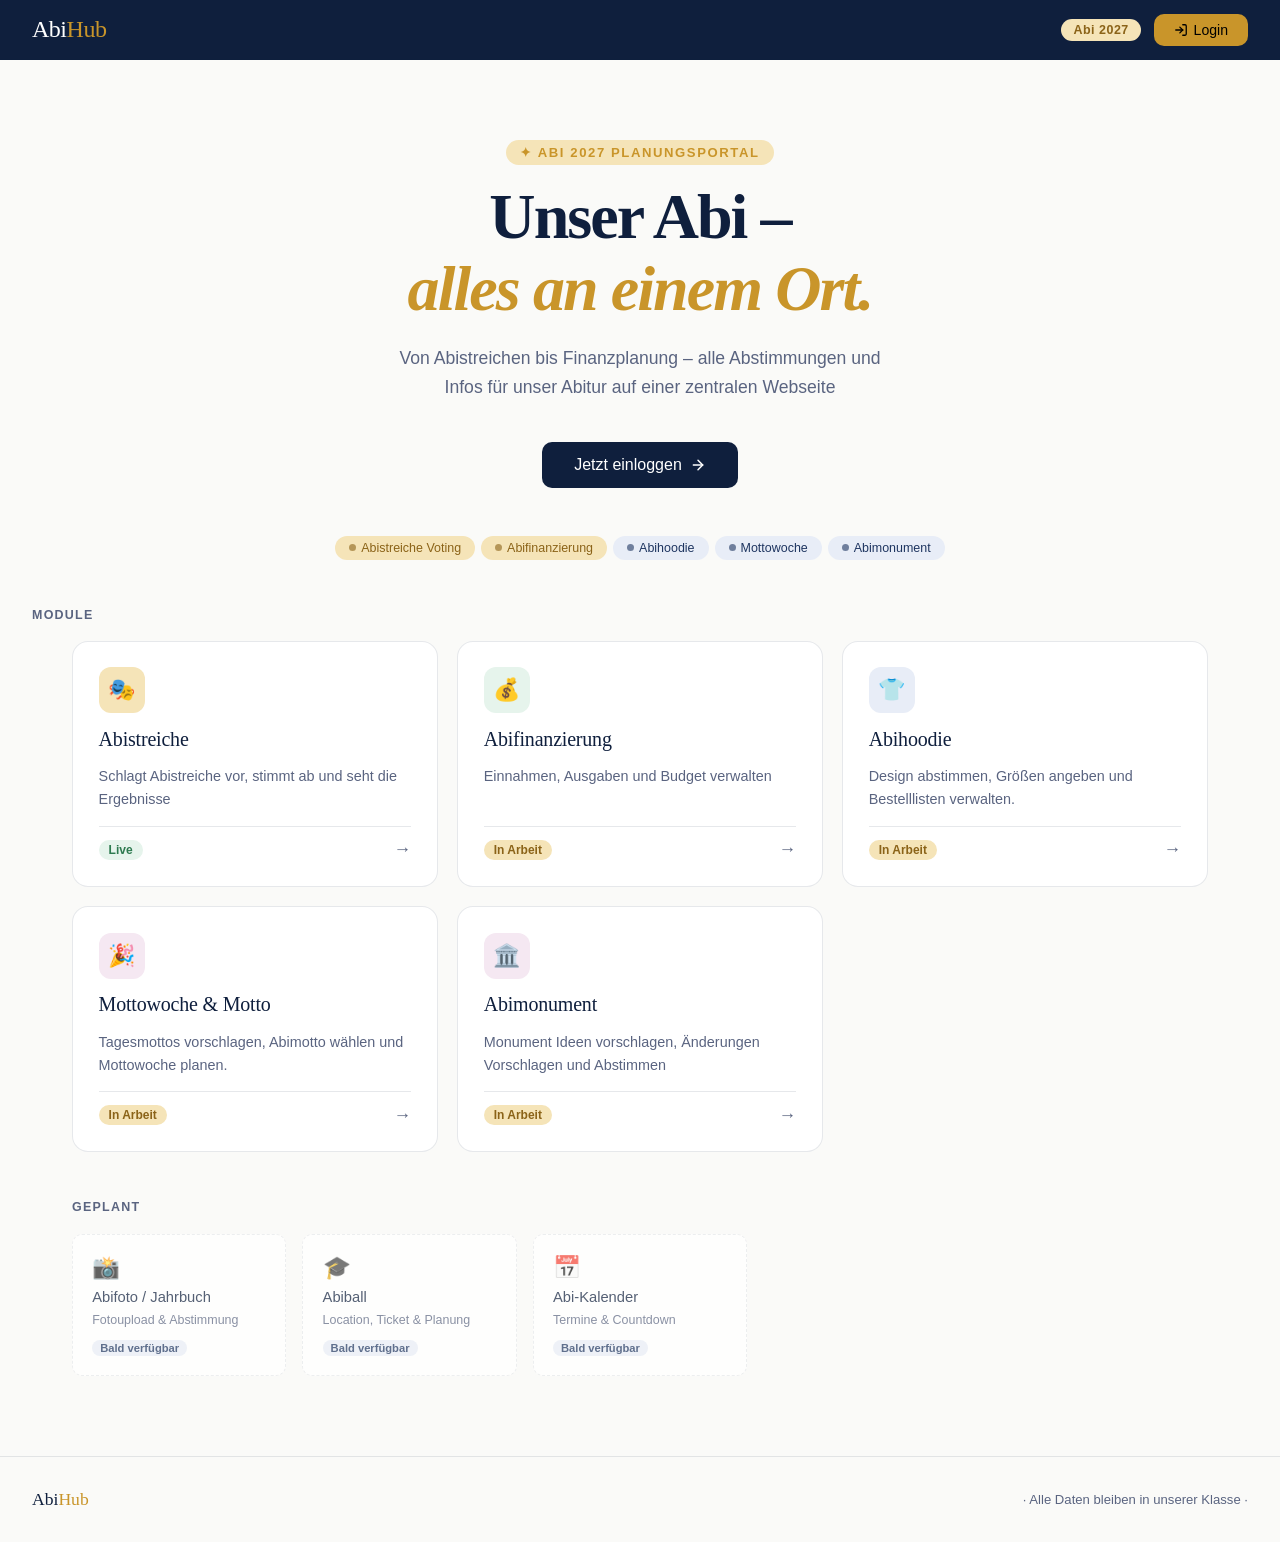
<file: index.html>
<!DOCTYPE html>

<html lang="de">
<head>
<meta charset="UTF-8">
<meta name="viewport" content="width=device-width, initial-scale=1.0">
<title>AbiHub – Unser Abi, alles an einem Ort</title>
<link rel="preconnect" href="https://fonts.googleapis.com">
<link href="https://fonts.googleapis.com/css2?family=DM+Serif+Display:ital@0;1&family=DM+Sans:wght@300;400;500;600&display=swap" rel="stylesheet">
<link rel="stylesheet" href="style.css">

</head>
<body>

<header>
  <div class="logo">Abi<span>Hub</span></div>
  <div class="header-right">
    <span class="year-badge">Abi 2027</span>


<!-- Wird nach Login sichtbar -->
<div class="user-badge" id="userBadge">
  <div class="user-avatar" id="userAvatar">??</div>
  <div class="user-info">
    <span class="user-name" id="userName">–</span>
    <span class="user-role" id="userRoleLabel">–</span>
  </div>
  <button class="logout-btn" onclick="logout()" title="Ausloggen">✕</button>
</div>

<!-- Wird nach Login ausgeblendet -->
<a href="/login/login.html" class="login-btn" id="loginBtn">
  <svg width="14" height="14" viewBox="0 0 24 24" fill="none" stroke="currentColor" stroke-width="2.2" stroke-linecap="round"><path d="M15 3h4a2 2 0 0 1 2 2v14a2 2 0 0 1-2 2h-4"/><polyline points="10 17 15 12 10 7"/><line x1="15" y1="12" x2="3" y2="12"/></svg>
  Login
</a>


  </div>
</header>

<section class="hero">
  <span class="hero-eyebrow">✦ Abi 2027 Planungsportal</span>
  <h1>Unser Abi –<br><em>alles an einem Ort.</em></h1>
  <p>Von Abistreichen bis Finanzplanung – alle Abstimmungen und Infos für unser Abitur auf einer zentralen Webseite</p>
  <a href="/login/login.html" class="hero-cta" id="heroCta">
    Jetzt einloggen
    <svg width="16" height="16" viewBox="0 0 24 24" fill="none" stroke="currentColor" stroke-width="2.2" stroke-linecap="round"><line x1="5" y1="12" x2="19" y2="12"/><polyline points="12 5 19 12 12 19"/></svg>
  </a>
</section>

<div class="progress-strip">
  <span class="pchip active"><span class="dot"></span> Abistreiche Voting</span>
  <span class="pchip active"><span class="dot"></span> Abifinanzierung</span>
  <span class="pchip"><span class="dot"></span> Abihoodie</span>
  <span class="pchip"><span class="dot"></span> Mottowoche</span>
  <span class="pchip"><span class="dot"></span> Abimonument</span>
</div>

<p class="section-label">Module</p>
<div class="cards-grid">

  <a href="https://abistreichevotingfrontend.pages.dev" class="card" style="--card-accent:#C9952A;--card-icon-bg:#F5E4B8;">
    <span class="my-module-badge" id="badge_abistreiche">Mein Komitee</span>
    <div class="card-icon">🎭</div>
    <div class="card-title">Abistreiche</div>
    <div class="card-desc">Schlagt Abistreiche vor, stimmt ab und seht die Ergebnisse</div>
    <div class="card-footer">
      <span class="card-status live">Live</span>
      <span class="card-arrow">→</span>
    </div>
  </a>

  <a href="/finance.html" class="card" style="--card-accent:#2D7A4F;--card-icon-bg:#E6F4EC;">
    <span class="my-module-badge" id="badge_finanzen">Mein Komitee</span>
    <div class="card-icon">💰</div>
    <div class="card-title">Abifinanzierung</div>
    <div class="card-desc">Einnahmen, Ausgaben und Budget verwalten</div>
    <div class="card-footer">
      <span class="card-status wip">In Arbeit</span>
      <span class="card-arrow">→</span>
    </div>
  </a>

  <a href="/hoodie/hoodie.html" class="card" style="--card-accent:#4A6FD4;--card-icon-bg:#E8EDF7;">
    <span class="my-module-badge" id="badge_hoodie">Mein Komitee</span>
    <div class="card-icon">👕</div>
    <div class="card-title">Abihoodie</div>
    <div class="card-desc">Design abstimmen, Größen angeben und Bestelllisten verwalten.</div>
    <div class="card-footer">
      <span class="card-status wip">In Arbeit</span>
      <span class="card-arrow">→</span>
    </div>
  </a>

  <a href="/mottowoche/mottowoche.html" class="card" style="--card-accent:#A03A7A;--card-icon-bg:#F5E8F2;">
    <span class="my-module-badge" id="badge_mottowoche">Mein Komitee</span>
    <div class="card-icon">🎉</div>
    <div class="card-title">Mottowoche & Motto</div>
    <div class="card-desc">Tagesmottos vorschlagen, Abimotto wählen und Mottowoche planen.</div>
    <div class="card-footer">
      <span class="card-status wip">In Arbeit</span>
      <span class="card-arrow">→</span>
    </div>
  </a>

  <a href="monument.html" class="card" style="--card-accent:#A03A7A;--card-icon-bg:#F5E8F2;">
    <span class="my-module-badge" id="badge_mottowoche">Mein Komitee</span>
    <div class="card-icon">🏛️</div>
    <div class="card-title">Abimonument</div>
    <div class="card-desc">Monument Ideen vorschlagen, Änderungen Vorschlagen und Abstimmen</div>
    <div class="card-footer">
      <span class="card-status wip">In Arbeit</span>
      <span class="card-arrow">→</span>
    </div>
  </a>
  
</div>

<div class="upcoming">
  <p class="section-label" style="padding:0;margin-bottom:1.2rem;">Geplant</p>
  <div class="upcoming-grid">
    <div class="upcoming-card">
      <div class="upcoming-icon">📸</div>
      <div class="upcoming-name">Abifoto / Jahrbuch</div>
      <div class="upcoming-sub">Fotoupload & Abstimmung</div>
      <span class="coming-badge">Bald verfügbar</span>
    </div>
    <div class="upcoming-card">
      <div class="upcoming-icon">🎓</div>
      <div class="upcoming-name">Abiball</div>
      <div class="upcoming-sub">Location, Ticket & Planung</div>
      <span class="coming-badge">Bald verfügbar</span>
    </div>
    <div class="upcoming-card">
      <div class="upcoming-icon">📅</div>
      <div class="upcoming-name">Abi-Kalender</div>
      <div class="upcoming-sub">Termine & Countdown</div>
      <span class="coming-badge">Bald verfügbar</span>
    </div>
  </div>
</div>

<footer>
  <div class="footer-logo">Abi<span>Hub</span></div>
  <div class="footer-text">· Alle Daten bleiben in unserer Klasse ·</div>
</footer>

<script src="script.js"></script>

</body>
</html>
</file>
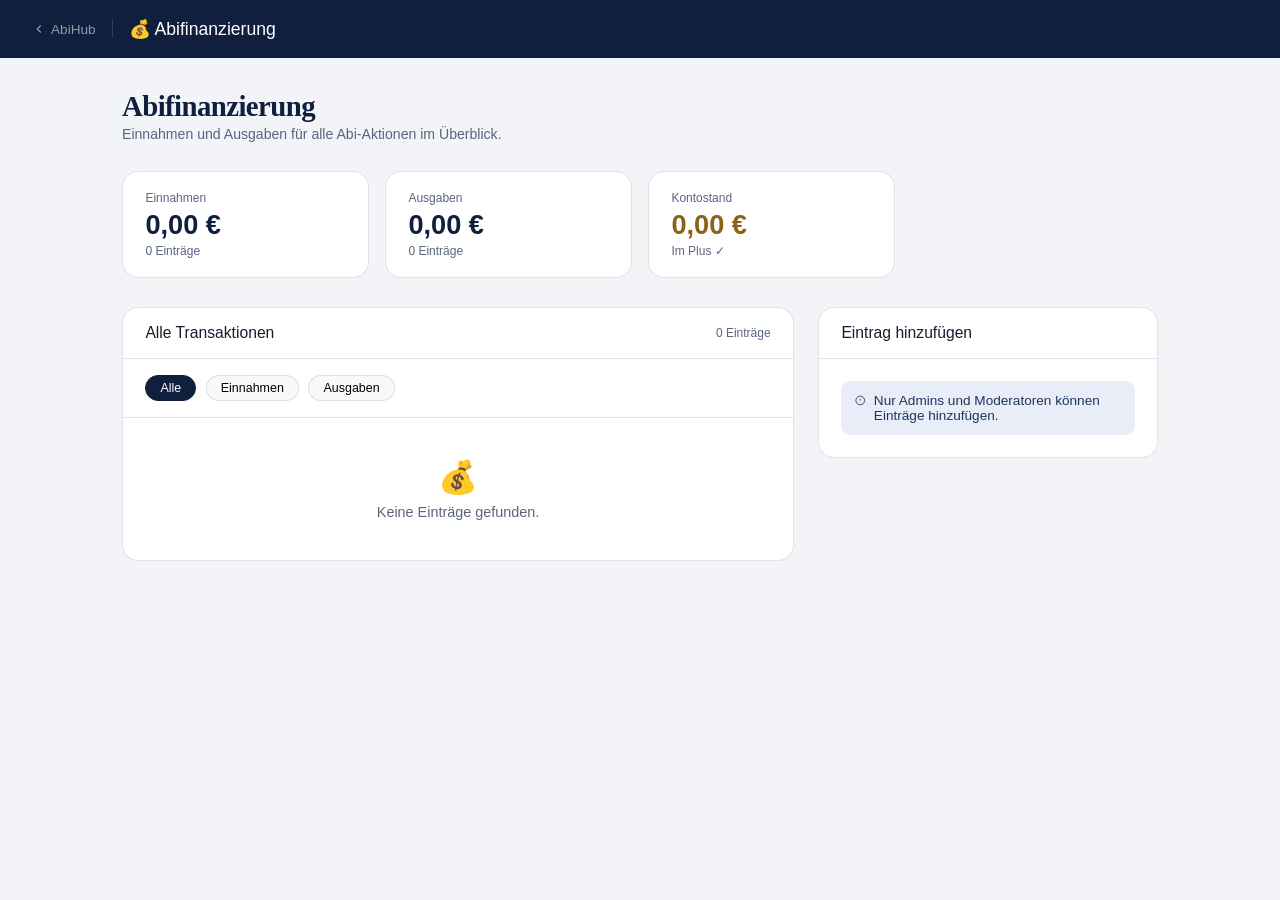
<file: finance.html>
<!DOCTYPE html>

<html lang="de">
<head>
<meta charset="UTF-8">
<meta name="viewport" content="width=device-width, initial-scale=1.0">
<title>AbiHub – Abifinanzierung</title>
<link rel="preconnect" href="https://fonts.googleapis.com">
<link href="https://fonts.googleapis.com/css2?family=DM+Serif+Display:ital@0;1&family=DM+Sans:wght@300;400;500;600&display=swap" rel="stylesheet">
<style>
  :root {
    --gold: #C9952A; --gold-light: #F5E4B8; --gold-dark: #8B6318;
    --navy: #0F1F3D; --navy-mid: #1E3560; --navy-light: #E8EDF7;
    --white: #FAFAF8; --text: #1A1A2E; --text-muted: #5A6480;
    --border: rgba(15,31,61,0.12);
    --green: #2D7A4F; --green-bg: #E6F4EC;
    --red: #C0392B; --red-bg: #FDECEA;
    --radius: 16px; --radius-sm: 10px;
  }

* { 
  box-sizing: border-box; 
  margin: 0; 
  padding: 0; 
}

body {
font-family: ‘DM Sans’, sans-serif;
background: #F2F4F8;
color: var(--text);
min-height: 100vh;
}

/* ── HEADER ── */
header {
  background: var(--navy);
  padding: 0 2rem; 
  height: 58px;
  display: flex; 
  align-items: center;
  justify-content: space-between;
  position: sticky; 
  top: 0; 
  z-index: 100;
}

.header-left { display: flex; align-items: center; gap: 1rem; }

.back-btn {
color: rgba(255,255,255,0.55); font-size: 0.85rem;
text-decoration: none; display: flex; align-items: center; gap: 5px;
transition: color 0.2s;
}
.back-btn:hover { color: #fff; }

.header-divider { width: 1px; height: 18px; background: rgba(255,255,255,0.15); }

.header-title {
  /*font-family: ‘DM Serif Display’, serif;*/
  font-size: 1.1rem;
  color: #fff;
}

.header-user { display: flex; align-items: center; gap: 10px; }

.user-chip {
background: var(--gold); color: var(--text);
font-size: 0.8rem; font-weight: 500;
padding: 5px 12px; border-radius: 20px;
}

/* ── MAIN ── */
.main {
max-width: 1100px; margin: 0 auto;
padding: 2rem;
}

.page-heading {
display: flex; align-items: flex-start;
justify-content: space-between; flex-wrap: wrap;
gap: 1rem; margin-bottom: 1.8rem;
}

.page-heading h1 {
font-family: ‘DM Serif Display’, serif;
font-size: 1.8rem; color: var(--navy);
letter-spacing: -0.02em;
}

.page-heading p { font-size: 0.88rem; color: var(--text-muted); margin-top: 3px; }

/* ── STAT CARDS ── */
.stats-row {
display: grid;
grid-template-columns: repeat(auto-fill, minmax(200px, 1fr));
gap: 1rem; margin-bottom: 1.8rem;
}

.stat-card {
background: #fff; border: 1px solid var(--border);
border-radius: var(--radius); padding: 1.2rem 1.4rem;
position: relative; overflow: hidden;
}

.stat-card::after {
content: ‘’;
position: absolute; top: 0; left: 0; right: 0;
height: 3px;
background: var(--stat-color, var(--navy));
}

.stat-label { font-size: 0.75rem; color: var(--text-muted); font-weight: 500; margin-bottom: 0.4rem; }
.stat-value { font-size: 1.7rem; font-weight: 600; color: var(--navy); line-height: 1; }
.stat-sub { font-size: 0.75rem; color: var(--text-muted); margin-top: 5px; }

.stat-card.income  { –stat-color: var(--green); }
.stat-card.expense { –stat-color: va(--red); }
.stat-card.balance { –stat-color: var(--gold); }

.stat-card.balance .stat-value { color: var(--gold-dark); }

/* ── LAYOUT ── */
.grid-layout {
display: grid;
grid-template-columns: 1fr 340px;
gap: 1.5rem;
align-items: start;
}

/* ── CARD ── */
.card {
background: #fff; border: 1px solid var(--border);
border-radius: var(--radius); overflow: hidden;
margin-bottom: 1.2rem;
}

.card:last-child { margin-bottom: 0; }

.card-header {
padding: 1rem 1.4rem; border-bottom: 1px solid var(--border);
display: flex; align-items: center; justify-content: space-between; gap: 1rem;
}

.card-header h2 { font-size: 0.98rem; font-weight: 500; color: var(–navy); }
.card-body { padding: 1.4rem; }

/* ── FORM ── */
.form-group { display: flex; flex-direction: column; gap: 0.35rem; margin-bottom: 1rem; }
.form-group label { font-size: 0.8rem; font-weight: 500; color: var(--text); }

.form-group input,
.form-group select,
.form-group textarea {
padding: 10px 13px;
border: 1.5px solid var(--border);
border-radius: var(--radius-sm);
font-family: ‘DM Sans’, sans-serif;
font-size: 0.92rem; outline: none;
transition: border-color 0.2s;
background: #fff; color: var(--text);
}

.form-group input:focus,
.form-group select:focus,
.form-group textarea:focus { border-color: var(--navy); }

.type-toggle {
display: grid; grid-template-columns: 1fr 1fr; gap: 0.6rem;
margin-bottom: 1rem;
}

.type-btn {
padding: 10px; border: 1.5px solid var(--border);
border-radius: var(--radius-sm); background: #F8F9FB;
font-family: ‘DM Sans’, sans-serif;
font-size: 0.88rem; font-weight: 500;
cursor: pointer; transition: all 0.2s;
color: var(--text-muted);
}

.type-btn.active-income {
background: var(--green-bg); color: var(--green);
border-color: rgba(45,122,79,0.3);
}

.type-btn.active-expense {
background: var(--red-bg); color: var(--red);
border-color: rgba(192,57,43,0.3);
}

.submit-btn {
width: 100%; padding: 11px;
background: var(--navy); color: #fff;
border: none; border-radius: var(--radius-sm);
font-family: ‘DM Sans’, sans-serif;
font-size: 0.92rem; font-weight: 500;
cursor: pointer; transition: background 0.2s, transform 0.1s;
}
.submit-btn:hover { background: var(--navy-mid); }
.submit-btn:active { transform: scale(0.98); }
.submit-btn:disabled { opacity: 0.5; cursor: not-allowed; }

/* ── NO-ACCESS INFO ── */
.no-access {
background: var(--navy-light); border-radius: var(--radius-sm);
padding: 12px 14px; font-size: 0.85rem; color: var(--navy-mid);
display: flex; gap: 8px; align-items: flex-start;
}

/* ── FILTER BAR ── */
.filter-bar {
display: flex; gap: 0.6rem; flex-wrap: wrap;
padding: 1rem 1.4rem; border-bottom: 1px solid var(--border);
}

.filter-btn {
padding: 5px 14px; border: 1.5px solid var(--border);
border-radius: 20px; background: #F8F9FB;
font-family: ‘DM Sans’, sans-serif;
font-size: 0.78rem; font-weight: 500;
color: var(–text-muted); cursor: pointer;
transition: all 0.2s;
}
.filter-btn:hover { border-color: var(--navy); color: var(--navy); }
.filter-btn.active { background: var(--navy); color: #fff; border-color: var(--navy); }

/* ── TRANSACTIONS TABLE ── */
.tx-list { padding: 0; }

.tx-item {
display: flex; align-items: center;
gap: 1rem; padding: 1rem 1.4rem;
border-bottom: 1px solid rgba(15,31,61,0.06);
transition: background 0.15s;
}
.tx-item:last-child { border-bottom: none; }
.tx-item:hover { background: #FAFBFD; }

.tx-icon {
width: 38px; height: 38px; border-radius: 10px;
display: flex; align-items: center; justify-content: center;
font-size: 1rem; flex-shrink: 0;
}
.tx-icon.income  { background: var(--green-bg); }
.tx-icon.expense { background: var(--red-bg); }

.tx-info { flex: 1; min-width: 0; }
.tx-title { font-size: 0.9rem; font-weight: 500; color: var(--navy); }
.tx-meta  { font-size: 0.75rem; color: var(--text-muted); margin-top: 2px; }

.tx-amount {
font-size: 0.95rem; font-weight: 600;
flex-shrink: 0;
}
.tx-amount.income  { color: var(--green); }
.tx-amount.expense { color: var(--red); }

.tx-delete {
background: none; border: none; cursor: pointer;
color: var(--text-muted); padding: 4px; border-radius: 6px;
font-size: 0.85rem; transition: color 0.2s, background 0.2s;
flex-shrink: 0; display: none;
}
.tx-delete:hover { color: var(--red); background: var(--red-bg); }

.empty-state {
text-align: center; padding: 2.5rem 1rem;
color: var(--text-muted); font-size: 0.9rem;
}
.empty-icon { font-size: 2rem; margin-bottom: 0.5rem; }

/* ── CATEGORY BADGE ── */
.cat-badge {
display: inline-block; font-size: 0.7rem; font-weight: 600;
padding: 2px 8px; border-radius: 10px;
background: var(--navy-light); color: var(--navy-mid);
margin-left: 6px;
}

/* ── TOAST ── */
.toast {
position: fixed; bottom: 1.5rem; right: 1.5rem;
background: var(--navy); color: #fff;
padding: 11px 18px; border-radius: var(--radius-sm);
font-size: 0.85rem; font-weight: 500;
transform: translateY(60px); opacity: 0;
transition: all 0.3s; z-index: 300;
}
.toast.show { transform: translateY(0); opacity: 1; }
.toast.success { background: var(--green); }
.toast.error   { background: var(--red); }

@media (max-width: 768px) {
.grid-layout { grid-template-columns: 1fr; }
.main { padding: 1rem; }
.stats-row { grid-template-columns: 1fr 1fr; }
}
</style>

</head>
<body>

<!-- HEADER -->

<header>
  <div class="header-left">
    <a href="/" class="back-btn">
      <svg width="14" height="14" viewBox="0 0 24 24" fill="none" stroke="currentColor" stroke-width="2.2"><polyline points="15 18 9 12 15 6"/></svg>
      AbiHub
    </a>
    <div class="header-divider"></div>
    <div class="header-title">💰 Abifinanzierung</div>
  </div>
  <div class="header-user">
    <div class="user-chip" id="userChip" style="display:none"></div>
  </div>
</header>

<!-- MAIN -->

<div class="main">

  <div class="page-heading">
    <div>
      <h1>Abifinanzierung</h1>
      <p>Einnahmen und Ausgaben für alle Abi-Aktionen im Überblick.</p>
    </div>
  </div>

  <!-- STATS -->

  <div class="stats-row">
    <div class="stat-card income">
      <div class="stat-label">Einnahmen</div>
      <div class="stat-value" id="statIncome">€0,00</div>
      <div class="stat-sub" id="statIncomeCount">0 Einträge</div>
    </div>
    <div class="stat-card expense">
      <div class="stat-label">Ausgaben</div>
      <div class="stat-value" id="statExpense">€0,00</div>
      <div class="stat-sub" id="statExpenseCount">0 Einträge</div>
    </div>
    <div class="stat-card balance">
      <div class="stat-label">Kontostand</div>
      <div class="stat-value" id="statBalance">€0,00</div>
      <div class="stat-sub" id="statBalanceSub">Aktuelles Guthaben</div>
    </div>
  </div>

  <div class="grid-layout">
    
<!-- LINKE SPALTE: TRANSAKTIONEN -->
<div>
  <div class="card">
    <div class="card-header">
      <h2>Alle Transaktionen</h2>
      <span id="txCount" style="font-size:0.75rem;color:var(--text-muted)">0 Einträge</span>
    </div>
    <div class="filter-bar">
      <button class="filter-btn active" onclick="setFilter('all', this)">Alle</button>
      <button class="filter-btn" onclick="setFilter('income', this)">Einnahmen</button>
      <button class="filter-btn" onclick="setFilter('expense', this)">Ausgaben</button>
    </div>
    <div class="tx-list" id="txList">
      <div class="empty-state">
        <div class="empty-icon">💰</div>
        <div>Noch keine Einträge vorhanden.</div>
      </div>
    </div>
  </div>
</div>

<!-- RECHTE SPALTE: FORMULAR -->
<div>
  <div class="card" id="formCard">
    <div class="card-header"><h2>Eintrag hinzufügen</h2></div>
    <div class="card-body" id="formBody">
      <div class="no-access" id="noAccessMsg" style="display:none">
        <svg width="15" height="15" viewBox="0 0 24 24" fill="none" stroke="currentColor" stroke-width="2"><circle cx="12" cy="12" r="10"/><line x1="12" y1="8" x2="12" y2="12"/><line x1="12" y1="16" x2="12.01" y2="16"/></svg>
        <span>Nur Admins und Moderatoren können Einträge hinzufügen.</span>
      </div>

      <div id="entryForm">
        <div class="type-toggle">
          <button class="type-btn active-income" id="btnIncome" onclick="setType('income')">
            ＋ Einnahme
          </button>
          <button class="type-btn" id="btnExpense" onclick="setType('expense')">
            − Ausgabe
          </button>
        </div>

        <div class="form-group">
          <label>Beschreibung</label>
          <input type="text" id="fieldTitle" placeholder="z.B. Klassenkasse März">
        </div>

        <div class="form-group">
          <label>Betrag (€)</label>
          <input type="number" id="fieldAmount" placeholder="0.00" min="0" step="0.01">
        </div>

        <div class="form-group">
          <label>Kategorie</label>
          <select id="fieldCategory">
            <option value="Allgemein">Allgemein</option>
            <option value="Abiball">Abiball</option>
            <option value="Abihoodie">Abihoodie</option>
            <option value="Abistreiche">Abistreiche</option>
            <option value="Mottowoche">Mottowoche</option>
            <option value="Druck & Fotos">Druck & Fotos</option>
            <option value="Sonstiges">Sonstiges</option>
          </select>
        </div>

        <div class="form-group">
          <label>Datum</label>
          <input type="date" id="fieldDate">
        </div>

        <div class="form-group">
          <label>Notiz (optional)</label>
          <input type="text" id="fieldNote" placeholder="Zusätzliche Infos...">
        </div>

        <button class="submit-btn" onclick="submitEntry()" id="submitBtn">
          Eintrag speichern
        </button>
      </div>
    </div>
  </div>
</div>

  </div>
</div>

<div class="toast" id="toast"></div>

<script>
  const API_BASE = 'https://abiturplanung2027-database.lostixd8.workers.dev/api';
  let allTx = [];
  let currentFilter = 'all';
  let currentType = 'income';
  let userRole = null;
  let token = null;

  // ── INIT ──
  function init() {
    token = localStorage.getItem('abi_token');
    const user = JSON.parse(localStorage.getItem('abi_user') || '{}');
    userRole = user.role || null;

    // Heutiges Datum als Standard
    document.getElementById('fieldDate').value = new Date().toISOString().split('T')[0];

    if (userRole === 'admin' || userRole === 'moderator') {
      document.getElementById('entryForm').style.display = 'block';
      document.getElementById('noAccessMsg').style.display = 'none';
      // Löschen-Buttons zeigen
      document.querySelectorAll('.tx-delete').forEach(b => b.style.display = 'block');
    } else {
      document.getElementById('entryForm').style.display = 'none';
      document.getElementById('noAccessMsg').style.display = 'flex';
    }

    if (user.name) {
      const chip = document.getElementById('userChip');
      chip.textContent = user.name;
      chip.style.display = 'block';
    }

    loadTransactions();
  }

  // ── TOAST ──
  function showToast(msg, type = '') {
    const t = document.getElementById('toast');
    t.textContent = msg; t.className = `toast show ${type}`;
    setTimeout(() => t.className = 'toast', 3000);
  }

  // ── TYPE TOGGLE ──
  function setType(type) {
    currentType = type;
    document.getElementById('btnIncome').className =
      'type-btn' + (type === 'income' ? ' active-income' : '');
    document.getElementById('btnExpense').className =
      'type-btn' + (type === 'expense' ? ' active-expense' : '');
  }

  // ── FILTER ──
  function setFilter(filter, btn) {
    currentFilter = filter;
    document.querySelectorAll('.filter-btn').forEach(b => b.classList.remove('active'));
    btn.classList.add('active');
    renderTransactions();
  }

  // ── FORMAT CURRENCY ──
  function formatEuro(amount) {
    return new Intl.NumberFormat('de-DE', { style: 'currency', currency: 'EUR' }).format(amount);
  }

  // ── LOAD ──
  async function loadTransactions() {
    try {
      const res = await fetch(`${API_BASE}/finance/transactions`, {
        headers: token ? { 'Authorization': `Bearer ${token}` } : {}
      });
      const data = await res.json();
      allTx = data.transactions || [];
    } catch {
      allTx = [];
    }
    renderTransactions();
    updateStats();
  }

  // ── RENDER ──
  function renderTransactions() {
    const list = document.getElementById('txList');
    const filtered = currentFilter === 'all'
      ? allTx
      : allTx.filter(t => t.type === currentFilter);

    document.getElementById('txCount').textContent = `${filtered.length} Einträge`;

    if (!filtered.length) {
      list.innerHTML = `<div class="empty-state"><div class="empty-icon">💰</div><div>Keine Einträge gefunden.</div></div>`;
      return;
    }

    const canDelete = userRole === 'admin' || userRole === 'moderator';

    list.innerHTML = filtered.map(tx => `
      <div class="tx-item">
        <div class="tx-icon ${tx.type}">${tx.type === 'income' ? '💚' : '🔴'}</div>
        <div class="tx-info">
          <div class="tx-title">
            ${tx.title}
            <span class="cat-badge">${tx.category || 'Allgemein'}</span>
          </div>
          <div class="tx-meta">${formatDate(tx.date)}${tx.note ? ' · ' + tx.note : ''}</div>
        </div>
        <div class="tx-amount ${tx.type}">
          ${tx.type === 'income' ? '+' : '−'}${formatEuro(tx.amount)}
        </div>
        ${canDelete ? `<button class="tx-delete" onclick="deleteTransaction('${tx.id}')" title="Löschen">✕</button>` : ''}
      </div>
    `).join('');

    if (canDelete) {
      list.querySelectorAll('.tx-delete').forEach(b => b.style.display = 'block');
    }
  }

  // ── STATS ──
  function updateStats() {
    const income  = allTx.filter(t => t.type === 'income').reduce((s, t) => s + Number(t.amount), 0);
    const expense = allTx.filter(t => t.type === 'expense').reduce((s, t) => s + Number(t.amount), 0);
    const balance = income - expense;

    document.getElementById('statIncome').textContent  = formatEuro(income);
    document.getElementById('statExpense').textContent = formatEuro(expense);
    document.getElementById('statBalance').textContent = formatEuro(balance);

    document.getElementById('statIncomeCount').textContent  = `${allTx.filter(t => t.type === 'income').length} Einträge`;
    document.getElementById('statExpenseCount').textContent = `${allTx.filter(t => t.type === 'expense').length} Einträge`;
    document.getElementById('statBalanceSub').textContent   = balance >= 0 ? 'Im Plus ✓' : 'Im Minus ✗';
  }

  // ── SUBMIT ──
  async function submitEntry() {
    const title    = document.getElementById('fieldTitle').value.trim();
    const amount   = parseFloat(document.getElementById('fieldAmount').value);
    const category = document.getElementById('fieldCategory').value;
    const date     = document.getElementById('fieldDate').value;
    const note     = document.getElementById('fieldNote').value.trim();

    if (!title || !amount || amount <= 0) {
      showToast('Bitte Beschreibung und Betrag ausfüllen.', 'error');
      return;
    }

    const btn = document.getElementById('submitBtn');
    btn.disabled = true; btn.textContent = 'Speichern...';

    try {
      const res = await fetch(`${API_BASE}/finance/transactions`, {
        method: 'POST',
        headers: {
          'Content-Type': 'application/json',
          'Authorization': `Bearer ${token}`
        },
        body: JSON.stringify({ title, amount, type: currentType, category, date, note })
      });
      const data = await res.json();
      if (res.ok) {
        showToast('Eintrag gespeichert!', 'success');
        document.getElementById('fieldTitle').value = '';
        document.getElementById('fieldAmount').value = '';
        document.getElementById('fieldNote').value = '';
        loadTransactions();
      } else {
        showToast(data.error || 'Fehler beim Speichern.', 'error');
      }
    } catch {
      showToast('Verbindungsfehler.', 'error');
    }

    btn.disabled = false; btn.textContent = 'Eintrag speichern';
  }

  // ── DELETE ──
  async function deleteTransaction(id) {
    if (!confirm('Eintrag wirklich löschen?')) return;
    try {
      const res = await fetch(`${API_BASE}/finance/transactions/${id}`, {
        method: 'DELETE',
        headers: { 'Authorization': `Bearer ${token}` }
      });
      if (res.ok) {
        showToast('Eintrag gelöscht.', 'success');
        loadTransactions();
      } else {
        showToast('Fehler beim Löschen.', 'error');
      }
    } catch {
      showToast('Verbindungsfehler.', 'error');
    }
  }

  function formatDate(d) {
    if (!d) return '';
    return new Date(d).toLocaleDateString('de-DE', { day: '2-digit', month: '2-digit', year: 'numeric' });
  }

  init();
</script>

</body>
</html>
</file>
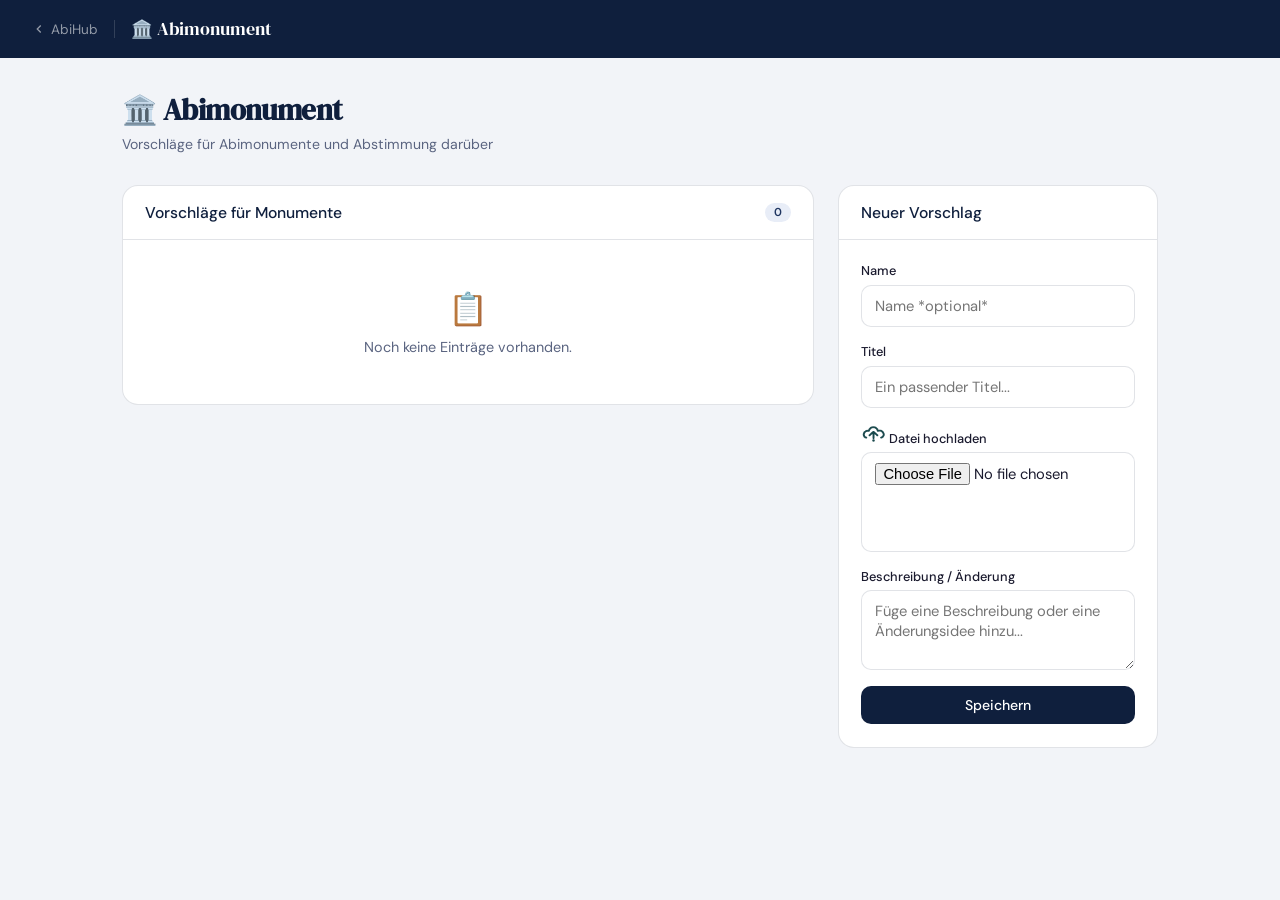
<file: monument.html>
<!DOCTYPE html>

<html lang="de">
<head>
  <meta charset="UTF-8">
  <meta name="viewport" content="width=device-width, initial-scale=1.0">
  <title>AbiHub – Seitenname</title>
  <link rel="preconnect" href="https://fonts.googleapis.com">
  <link href="https://fonts.googleapis.com/css2?family=DM+Serif+Display:ital@0;1&family=DM+Sans:wght@300;400;500;600&display=swap" rel="stylesheet">
  <link rel="stylesheet" href="monument.css">
</head>
<body>

  <!-- ══════════════════════════════════════════
       HEADER – nur Emoji & Titel ändern
  ══════════════════════════════════════════ -->

  <header>
    <div class="header-left">
      <a href="/index.html" class="back-btn">
        <svg width="14" height="14" viewBox="0 0 24 24" fill="none" stroke="currentColor" stroke-width="2.2"><polyline points="15 18 9 12 15 6"/></svg>
        AbiHub
      </a>
      <div class="header-divider"></div>
      <div class="header-title">🏛️ Abimonument</div>  <!-- ← anpassen -->
    </div>
    <div class="header-user" id="headerUser" style="display:none">
      <div class="user-chip" id="headerUsername"></div>
      <button class="btn-logout" onclick="logout()">Ausloggen</button>
    </div>
  </header>
  <main class="main">


<!-- PAGE HEADING -->
<div class="page-heading">
  <div>
    <h1>🏛️ Abimonument</h1>                          <!-- ← anpassen -->
    <p>Vorschläge für Abimonumente und Abstimmung darüber</p>           <!-- ← anpassen -->
  </div>
  
</div>
<!-- ZWEISPALTIGES LAYOUT -->
<div class="grid-layout">

  <!-- LINKE / HAUPT-SPALTE -->
  <div class="col-main">

    <!-- Karte mit Filterleiste + Liste -->
    <div class="card">
      <div class="card-header">
        <h2>Vorschläge für Monumente</h2>
        <span class="count-badge" id="listCount">0</span>
      </div>
      <div class="item-list" id="itemList">
        <div class="empty-state">
          <div class="empty-icon">📋</div>
          <div>Noch keine Einträge vorhanden.</div>
        </div>
      </div>
    </div>
	</div>
<div class="col-side">
    <div class="card sticky-panel">
      <div class="card-header">
        <h2>Neuer Vorschlag</h2>
      </div>
      <div class="card-body">
			<div class="form-group">
				<label>Name</label>
				<input type="text" placeholder="Name *optional*">
			</div>
        <div class="form-group">
          <label>Titel</label>
          <input type="text" placeholder="Ein passender Titel...">
        </div>
			<div class="form-group">
				<label>
					<img src="file-upload.PNG" width="25"> Datei hochladen
				</label>
				<input type="file" id="file-upload">
        </div>
        <div class="form-group">
          <label>Beschreibung / Änderung</label>
          <textarea placeholder="Füge eine Beschreibung oder eine Änderungsidee hinzu..."></textarea>
        </div>

        <button class="btn btn-primary btn-full">Speichern</button>

      </div>
    </div>
  </div>

</div>
</file>
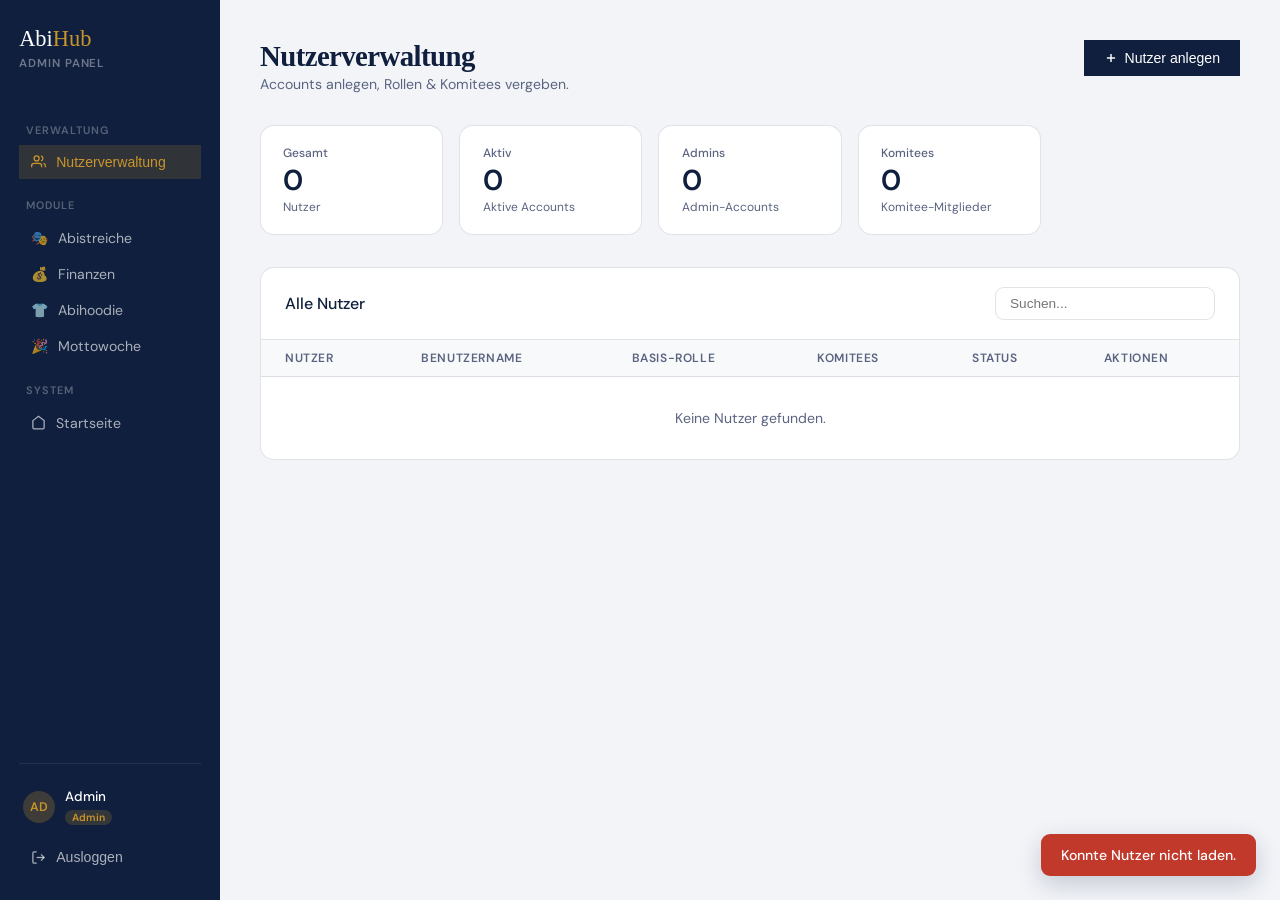
<file: admin/admin.html>
<!DOCTYPE html>

<html lang="de">
<head>
<meta charset="UTF-8">
<meta name="viewport" content="width=device-width, initial-scale=1.0">
<title>AbiHub – Admin</title>
<link rel="preconnect" href="https://fonts.googleapis.com">
<link href="https://fonts.googleapis.com/css2?family=DM+Serif+Display:ital@0;1&family=DM+Sans:wght@300;400;500;600&display=swap" rel="stylesheet">
<link rel="stylesheet" href="admin.css">

</head>
<body>

<nav class="sidebar">
  <div class="sidebar-logo">Abi<span>Hub</span></div>
  <div class="sidebar-role">Admin Panel</div>
  <div class="nav-label">Verwaltung</div>
  <button class="nav-item active">
    <svg width="15" height="15" viewBox="0 0 24 24" fill="none" stroke="currentColor" stroke-width="2"><path d="M17 21v-2a4 4 0 0 0-4-4H5a4 4 0 0 0-4 4v2"/><circle cx="9" cy="7" r="4"/><path d="M23 21v-2a4 4 0 0 0-3-3.87"/><path d="M16 3.13a4 4 0 0 1 0 7.75"/></svg>
    Nutzerverwaltung
  </button>
  <div class="nav-label">Module</div>
  <a class="nav-item" href="https://abistreichevotingfrontend.pages.dev"><span style="font-size:14px">🎭</span> Abistreiche</a>
  <a class="nav-item" href="https://abitur-planung-2027.pages.dev/finance.html"><span style="font-size:14px">💰</span> Finanzen</a>
  <a class="nav-item" href="/hoodie/hoodie.html"><span style="font-size:14px">👕</span> Abihoodie</a>
  <a class="nav-item" href="/mottowoche/mottowoche.html"><span style="font-size:14px">🎉</span> Mottowoche</a>
  <div class="nav-label">System</div>
  <a class="nav-item" href="/index.html">
    <svg width="15" height="15" viewBox="0 0 24 24" fill="none" stroke="currentColor" stroke-width="2"><path d="M3 9l9-7 9 7v11a2 2 0 0 1-2 2H5a2 2 0 0 1-2-2z"/></svg>
    Startseite
  </a>
  <div class="sidebar-footer">
    <div class="sidebar-user">
      <div class="avatar" id="sidebarAvatar">AD</div>
      <div>
        <div class="user-name" id="sidebarName">Admin</div>
        <span class="user-role-badge">Admin</span>
      </div>
    </div>
    <button class="nav-item" style="margin-top:.4rem" onclick="logout()">
      <svg width="15" height="15" viewBox="0 0 24 24" fill="none" stroke="currentColor" stroke-width="2"><path d="M9 21H5a2 2 0 0 1-2-2V5a2 2 0 0 1 2-2h4"/><polyline points="16 17 21 12 16 7"/><line x1="21" y1="12" x2="9" y2="12"/></svg>
      Ausloggen
    </button>
  </div>
</nav>

<main class="main">
  <div class="page-header">
    <div>
      <h1>Nutzerverwaltung</h1>
      <p>Accounts anlegen, Rollen & Komitees vergeben.</p>
    </div>
    <button class="btn btn-primary" onclick="openCreateModal()">
      <svg width="14" height="14" viewBox="0 0 24 24" fill="none" stroke="currentColor" stroke-width="2.5"><line x1="12" y1="5" x2="12" y2="19"/><line x1="5" y1="12" x2="19" y2="12"/></svg>
      Nutzer anlegen
    </button>
  </div>

  <div class="stats-row">
    <div class="stat-card"><div class="stat-label">Gesamt</div><div class="stat-value" id="statTotal">–</div><div class="stat-sub">Nutzer</div></div>
    <div class="stat-card"><div class="stat-label">Aktiv</div><div class="stat-value" id="statActive">–</div><div class="stat-sub">Aktive Accounts</div></div>
    <div class="stat-card"><div class="stat-label">Admins</div><div class="stat-value" id="statAdmins">–</div><div class="stat-sub">Admin-Accounts</div></div>
    <div class="stat-card"><div class="stat-label">Komitees</div><div class="stat-value" id="statKomitee">–</div><div class="stat-sub">Komitee-Mitglieder</div></div>
  </div>

  <div class="card">
    <div class="card-header">
      <h2>Alle Nutzer</h2>
      <input class="search-input" type="text" placeholder="Suchen..." id="searchInput" oninput="filterUsers()">
    </div>
    <table>
      <thead>
        <tr>
          <th>Nutzer</th>
          <th>Benutzername</th>
          <th>Basis-Rolle</th>
          <th>Komitees</th>
          <th>Status</th>
          <th>Aktionen</th>
        </tr>
      </thead>
      <tbody id="userTableBody">
        <tr><td colspan="6" style="text-align:center;padding:2rem;color:var(--text-muted)">Lade Nutzer...</td></tr>
      </tbody>
    </table>
  </div>
</main>

<!-- CREATE/EDIT MODAL -->

<div class="modal-overlay" id="userModal">
  <div class="modal">
    <h3 id="modalTitle">Nutzer anlegen</h3>
    <p id="modalSubtitle">Erstelle einen neuen Account und weise Komitee-Rollen zu.</p>


<div class="form-group">
  <label>Vollständiger Name</label>
  <input type="text" id="fieldName" placeholder="Max Mustermann">
</div>
<div class="form-group">
  <label>Benutzername</label>
  <input type="text" id="fieldUsername" placeholder="max.mustermann">
</div>
<div class="form-group">
  <label>Passwort</label>
  <input type="text" id="fieldPassword" placeholder="Temporäres Passwort">
</div>
<div class="form-group">
  <label>Basis-Rolle</label>
  <select id="fieldRole">
    <option value="user">Nutzer</option>
    <option value="moderator">Moderator</option>
    <option value="admin">Admin</option>
  </select>
</div>

<div class="roles-section">
  <div class="roles-label">Komitee-Rollen (mehrere möglich)</div>
  <div class="roles-grid" id="komiteeCheckboxes"></div>
</div>

<div class="modal-actions">
  <button class="btn-ghost" onclick="closeModal()">Abbrechen</button>
  <button class="btn btn-primary" id="modalSubmitBtn" onclick="submitUser()">Nutzer anlegen</button>
</div>


  </div>
</div>

<!-- DELETE MODAL -->

<div class="modal-overlay" id="deleteModal">
  <div class="modal">
    <h3>Nutzer löschen?</h3>
    <p id="deleteModalText">Dieser Account wird dauerhaft gelöscht.</p>
    <div class="modal-actions">
      <button class="btn-ghost" onclick="closeDeleteModal()">Abbrechen</button>
      <button class="btn btn-danger" id="confirmDeleteBtn">Löschen</button>
    </div>
  </div>
</div>

<div class="toast" id="toast"></div>

<script src="admin.js"></script>

</body>
</html>
</file>
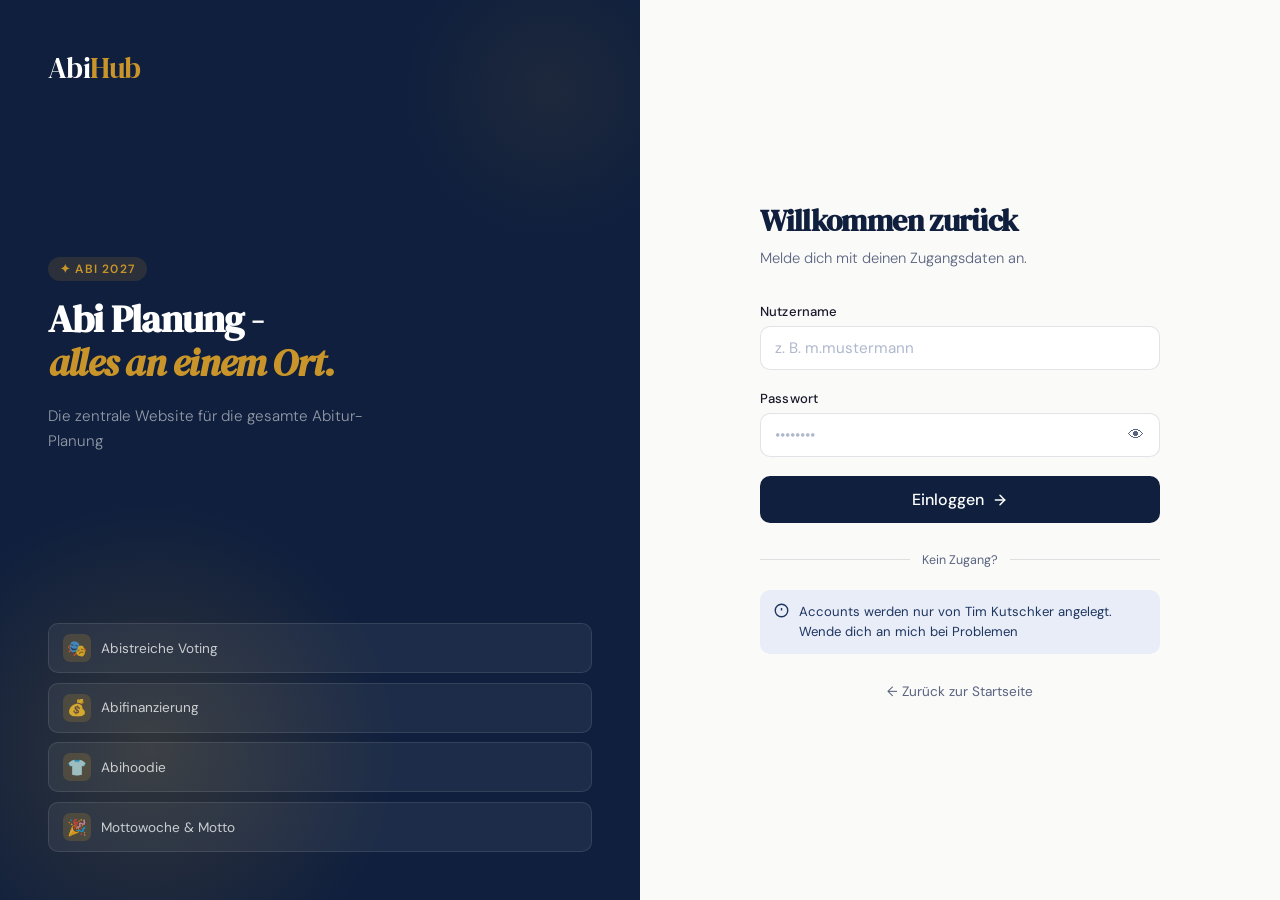
<file: login/login.html>
<!DOCTYPE html>
<html lang="de">

<head>
    <meta charset="UTF-8">
    <meta name="viewport" content="width=device-width, initial-scale=1.0">
    <title>AbiHub – Login</title>
    <link rel="preconnect" href="https://fonts.googleapis.com">
    <link
        href="https://fonts.googleapis.com/css2?family=DM+Serif+Display:ital@0;1&family=DM+Sans:wght@300;400;500;600&display=swap"
        rel="stylesheet">
    <link rel="stylesheet" href="/login/login.css">

</head>

<body>

    <!-- LEFT PANEL -->
    <div class="left-panel">
        <div class="panel-logo">Abi<span>Hub</span></div>

        <div class="panel-main">
            <span class="panel-eyebrow">✦ Abi 2027</span>
            <h2 class="panel-heading">Abi Planung -<br><em>alles an einem Ort.</em></h2>
            <p class="panel-sub">Die zentrale Website für die gesamte Abitur-Planung</p>
        </div>

        <div class="panel-modules">
            <div class="module-chip">
                <div class="module-chip-icon">🎭</div> Abistreiche Voting
            </div>
            <div class="module-chip">
                <div class="module-chip-icon">💰</div> Abifinanzierung
            </div>
            <div class="module-chip">
                <div class="module-chip-icon">👕</div> Abihoodie
            </div>
            <div class="module-chip">
                <div class="module-chip-icon">🎉</div> Mottowoche & Motto
            </div>
        </div>
    </div>

    <!-- RIGHT PANEL -->
    <div class="right-panel">
        <div class="login-box">
            <h2>Willkommen zurück</h2>
            <p class="subtitle">Melde dich mit deinen Zugangsdaten an.</p>

            <div class="error-box" id="errorBox">
                <svg width="15" height="15" viewBox="0 0 24 24" fill="none" stroke="currentColor" stroke-width="2.2">
                    <circle cx="12" cy="12" r="10" />
                    <line x1="12" y1="8" x2="12" y2="12" />
                    <line x1="12" y1="16" x2="12.01" y2="16" />
                </svg>
                <span id="errorMsg">Nutzername oder Passwort falsch.</span>
            </div>

            <form id="loginForm" onsubmit="handleLogin(event)">
                <div class="form-group">
                    <label for="username">Nutzername</label>
                    <input type="text" id="username" placeholder="z. B. m.mustermann" autocomplete="username" required>
                </div>

                <div class="form-group">
                    <label for="password">Passwort</label>
                    <div class="password-wrapper">
                        <input type="password" id="password" placeholder="••••••••" autocomplete="current-password"
                            required>
                        <button type="button" class="toggle-pw" onclick="togglePw()" title="Passwort anzeigen">
                            <span id="pwEye">👁</span>
                        </button>
                    </div>
                </div>

                <button type="submit" class="submit-btn" id="submitBtn">
                    <div class="spinner" id="spinner"></div>
                    <span id="btnText">Einloggen</span>
                    <svg id="btnArrow" width="16" height="16" viewBox="0 0 24 24" fill="none" stroke="currentColor"
                        stroke-width="2.2" stroke-linecap="round">
                        <line x1="5" y1="12" x2="19" y2="12" />
                        <polyline points="12 5 19 12 12 19" />
                    </svg>
                </button>
            </form>

            <div class="divider">Kein Zugang?</div>

            <div class="info-note">
                <svg width="15" height="15" viewBox="0 0 24 24" fill="none" stroke="currentColor" stroke-width="2.2">
                    <circle cx="12" cy="12" r="10" />
                    <line x1="12" y1="8" x2="12" y2="12" />
                    <line x1="12" y1="16" x2="12.01" y2="16" />
                </svg>
                <span>Accounts werden nur von Tim Kutschker angelegt. Wende dich an mich bei Problemen</span>
            </div>

            <a href="/index.html" class="back-link">← Zurück zur Startseite</a>
        </div>
    </div>

    <script src="/login/login.js"></script>
</body>

</html>
</file>
<file: style.css>
:root {
    --gold: #C9952A; --gold-light: #F5E4B8; --gold-dark: #8B6318;
    --navy: #0F1F3D; --navy-mid: #1E3560; --navy-light: #E8EDF7;
    --white: #FAFAF8; --text: #1A1A2E; --text-muted: #5A6480;
    --border: rgba(15,31,61,0.1); --radius: 16px; --radius-sm: 10px;
  }

* { box-sizing: border-box; margin: 0; padding: 0; }

body {
font-family: ‘DM Sans’, sans-serif;
background: var(--white); color: var(–--text);
min-height: 100vh; overflow-x: hidden;
}

/* ── HEADER ── */
header {
position: sticky; top: 0; z-index: 100;
background: var(--navy);
backdrop-filter: blur(12px);
border-bottom: 1px solid var(--border);
padding: 0 2rem;
display: flex; align-items: center;
justify-content: space-between; height: 60px;
}

.logo {
font-family: ‘DM Serif Display’, serif;
font-size: 1.5rem; color: #fff; letter-spacing: -0.02em;
}
.logo span { color: var(--gold); }

.header-right { display: flex; align-items: center; gap: 0.8rem; }

.year-badge {
background: var(--gold-light); color: var(--gold-dark);
font-size: 0.78rem; font-weight: 600;
padding: 4px 12px; border-radius: 20px; letter-spacing: 0.04em;
}

/* User badge – sichtbar nach Login */
.user-badge {
display: none;
align-items: center; gap: 8px;
background: var(--gold);
border-radius: var(--radius-sm);
padding: 6px 12px 6px 8px;
}

.user-badge.visible { display: flex; }

.user-avatar {
width: 26px; height: 26px; border-radius: 50%;
background: var(--gold-dark);
display: flex; align-items: center; justify-content: center;
font-size: 0.68rem; font-weight: 600; color: var(--gold-light);
flex-shrink: 0;
}

.user-info { display: flex; flex-direction: column; gap: 1px; }

.user-name {
font-size: 0.8rem; font-weight: 500; color: #fff; line-height: 1;
}

.user-role {
font-size: 0.65rem; color: rgba(255,255,255,0.5); line-height: 1;
}

.logout-btn {
background: none; border: none; cursor: pointer;
color: rgba(255,255,255,0.4); padding: 2px 4px;
font-size: 0.75rem; transition: color 0.2s;
font-family: ‘DM Sans’, sans-serif;
}
.logout-btn:hover { color: #fff; }

.login-btn {
background: var(--gold); color: #000;
border: none; border-radius: var(--radius-sm);
padding: 8px 20px;
font-family: ‘DM Sans’, sans-serif;
font-size: 0.88rem; font-weight: 500;
cursor: pointer; transition: background 0.2s;
text-decoration: none; display: inline-flex;
align-items: center; gap: 6px;
}
.login-btn:hover { background: var(--gold-dark); }

/* ── HERO ── */
.hero {
text-align: center; padding: 5rem 2rem 3rem;
position: relative; overflow: hidden;
}

.hero::before {
content: ‘’; position: absolute;
top: -120px; left: 50%; transform: translateX(-50%);
width: 700px; height: 700px;
background: radial-gradient(circle, rgba(201,149,42,0.12) 0%, transparent 70%);
pointer-events: none;
}

.hero-eyebrow {
display: inline-block; font-size: 0.82rem; font-weight: 600;
letter-spacing: 0.12em; text-transform: uppercase; color: var(--gold);
margin-bottom: 1rem; background: var(--gold-light);
padding: 5px 14px; border-radius: 20px;
animation: fadeUp 0.5s ease both;
}

.hero h1 {
font-family: ‘DM Serif Display’, serif;
font-size: clamp(2.4rem, 6vw, 4rem);
line-height: 1.12; color: var(--navy);
letter-spacing: -0.03em; max-width: 720px;
margin: 0 auto 1.2rem;
animation: fadeUp 0.5s 0.1s ease both;
}

.hero h1 em { font-style: italic; color: var(--gold); }

.hero p {
font-size: 1.1rem; color: var(--text-muted);
max-width: 500px; margin: 0 auto 2.5rem;
line-height: 1.65; font-weight: 300;
animation: fadeUp 0.5s 0.18s ease both;
}

.hero-cta {
display: inline-flex; align-items: center; gap: 8px;
background: var(--navy); color: #fff;
font-family: ‘DM Sans’, sans-serif; font-weight: 500;
font-size: 1rem; padding: 14px 32px;
border-radius: var(--radius-sm); text-decoration: none;
transition: background 0.2s, transform 0.15s;
animation: fadeUp 0.5s 0.26s ease both;
border: none; cursor: pointer;
}
.hero-cta:hover { background: var(--navy-mid); transform: translateY(-2px); }

/* ── STATUS CHIPS ── */
.progress-strip {
display: flex; gap: 6px; justify-content: center;
padding: 0 2rem 3rem; flex-wrap: wrap;
animation: fadeUp 0.5s 0.32s ease both;
}

.pchip {
background: var(--navy-light); color: var(--navy-mid);
font-size: 0.78rem; font-weight: 500;
padding: 5px 14px; border-radius: 20px;
display: flex; align-items: center; gap: 5px;
}
.pchip.done   { background: #E6F4EC; color: #2D7A4F; }
.pchip.active { background: var(--gold-light); color: var(--gold-dark); }
.dot { width: 7px; height: 7px; border-radius: 50%; background: currentColor; opacity: 0.6; }

/* ── SECTION LABEL ── */
.section-label {
font-size: 0.78rem; font-weight: 600; letter-spacing: 0.1em;
text-transform: uppercase; color: var(--text-muted);
padding: 0 2rem; margin-bottom: 1.2rem;
}

/* ── CARDS GRID ── */
.cards-grid {
display: grid; grid-template-columns: repeat(auto-fill, minmax(280px, 1fr));
gap: 1.2rem; padding: 0 2rem;
max-width: 1200px; margin: 0 auto;
}

.card {
background: #fff; border: 1px solid var(--border);
border-radius: var(--radius); padding: 1.6rem;
cursor: pointer; text-decoration: none; color: inherit;
display: flex; flex-direction: column; gap: 0.9rem;
transition: transform 0.2s, box-shadow 0.2s, border-color 0.2s;
position: relative; overflow: hidden;
}

.card::after {
content: ‘’; position: absolute;
top: 0; left: 0; right: 0; height: 3px;
background: var(--card-accent, var(--gold));
opacity: 0; transition: opacity 0.2s;
}

.card:hover { transform: translateY(-4px); box-shadow: 0 12px 32px rgba(15,31,61,0.1); border-color: rgba(15,31,61,0.2); }
.card:hover::after { opacity: 1; }

.card-icon {
width: 46px; height: 46px; border-radius: 12px;
display: flex; align-items: center; justify-content: center;
font-size: 22px; background: var(--card-icon-bg, var(--gold-light)); flex-shrink: 0;
}

.card-title { font-family: ‘DM Serif Display’, serif; font-size: 1.25rem; color: var(--navy); letter-spacing: -0.01em; }
.card-desc  { font-size: 0.9rem; color: var(--text-muted); line-height: 1.6; font-weight: 300; flex: 1; }

.card-footer {
display: flex; align-items: center; justify-content: space-between;
padding-top: 0.8rem; border-top: 1px solid var(--border);
}

.card-status { font-size: 0.75rem; font-weight: 600; padding: 3px 10px; border-radius: 20px; background: var(--navy-light); color: var(–navy-mid); }
.card-status.live { background: #E6F4EC; color: #2D7A4F; }
.card-status.wip  { background: var(--gold-light); color: var(--gold-dark); }

.card-arrow { font-size: 1.1rem; color: var(--text-muted); transition: transform 0.2s, color 0.2s; }
.card:hover .card-arrow { transform: translateX(4px); color: var(--navy); }

/* Komitee-Badge auf Karte */
.my-module-badge {
display: none;
position: absolute; top: 12px; right: 12px;
background: var(--gold-light); color: var(--gold-dark);
font-size: 0.65rem; font-weight: 700;
padding: 2px 8px; border-radius: 10px;
letter-spacing: 0.04em; text-transform: uppercase;
}

.my-module-badge.visible { display: block; }

/* ── UPCOMING ── */
.upcoming { margin: 3rem auto 0; max-width: 1200px; padding: 0 2rem; }

.upcoming-grid { display: grid; grid-template-columns: repeat(auto-fill, minmax(200px, 1fr)); gap: 1rem; margin-top: 1.2rem; }

.upcoming-card {
background: #fff; border: 1px dashed var(--border);
border-radius: var(--radius-sm); padding: 1.2rem;
display: flex; flex-direction: column; gap: 0.5rem; opacity: 0.7;
}

.upcoming-icon { font-size: 1.4rem; }
.upcoming-name { font-size: 0.92rem; font-weight: 500; color: var(--navy); }
.upcoming-sub  { font-size: 0.78rem; color: var(--text-muted); font-weight: 300; }
.coming-badge  { display: inline-block; font-size: 0.7rem; font-weight: 600; padding: 2px 8px; border-radius: 10px; background: var(--navy-light); color: var(--navy-mid); margin-top: 0.3rem; width: fit-content; }

/* ── FOOTER ── */
footer { margin-top: 5rem; border-top: 1px solid var(--border); padding: 2rem; display: flex; align-items: center; justify-content: space-between; flex-wrap: wrap; gap: 1rem; }
.footer-logo { font-family: ‘DM Serif Display’, serif; font-size: 1.1rem; color: var(--navy); }
.footer-logo span { color: var(--gold); }
.footer-text { font-size: 0.82rem; color: var(--text-muted); }

@keyframes fadeUp {
from { opacity: 0; transform: translateY(24px); }
to   { opacity: 1; transform: translateY(0); }
}

.card:nth-child(1) { animation: fadeUp 0.4s 0.35s ease both; }
.card:nth-child(2) { animation: fadeUp 0.4s 0.42s ease both; }
.card:nth-child(3) { animation: fadeUp 0.4s 0.49s ease both; }
.card:nth-child(4) { animation: fadeUp 0.4s 0.56s ease both; }

@media (max-width: 600px) {
header { padding: 0 1rem; }
.hero { padding: 3rem 1rem 2rem; }
.cards-grid, .upcoming, .progress-strip { padding: 0 1rem; }
.section-label { padding: 0 1rem; }
footer { padding: 1.5rem 1rem; flex-direction: column; align-items: flex-start; }
}
</file>
<file: monument.css>
/* ═══════════════════════════════════════════════════
   AbiHub – Template CSS
   Alle Design-Tokens, Komponenten & Utilities
   ═══════════════════════════════════════════════════ */

/* ── DESIGN TOKENS ──────────────────────────────── */
:root {
  --gold:        #C9952A;
  --gold-light:  #F5E4B8;
  --gold-dark:   #8B6318;
  --navy:        #0F1F3D;
  --navy-mid:    #1E3560;
  --navy-light:  #E8EDF7;
  --white:       #FAFAF8;
  --bg:          #F2F4F8;
  --text:        #1A1A2E;
  --text-muted:  #5A6480;
  --border:      rgba(15, 31, 61, 0.12);
  --green:       #2D7A4F;
  --green-bg:    #E6F4EC;
  --red:         #C0392B;
  --red-bg:      #FDECEA;
  --radius:      16px;
  --radius-sm:   10px;
  --radius-xs:   7px;
}

/* ── RESET & BASE ────────────────────────────────── */
* { box-sizing: border-box; margin: 0; padding: 0; }

body {
  font-family: 'DM Sans', sans-serif;
  background: var(--bg);
  color: var(--text);
  min-height: 100vh;
  min-height: 100dvh;
}

/* ── TYPOGRAPHY ─────────────────────────────────── */
h1 {
  font-family: 'DM Serif Display', serif;
  font-size: 1.8rem;
  color: var(--navy);
  letter-spacing: -0.02em;
}

h2 {
  font-family: 'DM Sans', sans-serif;
  font-size: 0.98rem;
  font-weight: 500;
  color: var(--navy);
}

h3 {
  font-family: 'DM Serif Display', serif;
  font-size: 1.4rem;
  color: var(--navy);
}

p { line-height: 1.65; }

.text-muted   { color: var(--text-muted); font-size: 0.9rem; }
.text-sm      { font-size: 0.82rem; }
.text-mono    { font-family: monospace; font-size: 0.82rem; }
.font-serif   { font-family: 'DM Serif Display', serif; }
.font-medium  { font-weight: 500; }


/* ══════════════════════════════════════════════════
   HEADER
══════════════════════════════════════════════════ */
header {
  background: var(--navy);
  padding: 0 2rem;
  height: 58px;
  display: flex;
  align-items: center;
  justify-content: space-between;
  position: sticky;
  top: 0;
  z-index: 100;
}

.header-left  { display: flex; align-items: center; gap: 1rem; }
.header-user  { display: flex; align-items: center; gap: 0.8rem; }

.back-btn {
  color: rgba(255,255,255,0.55);
  font-size: 0.85rem;
  text-decoration: none;
  display: flex;
  align-items: center;
  gap: 5px;
  transition: color 0.2s;
}
.back-btn:hover { color: #fff; }

.header-divider {
  width: 1px;
  height: 18px;
  background: rgba(255,255,255,0.15);
}

.header-title {
  font-family: 'DM Serif Display', serif;
  font-size: 1.1rem;
  color: #fff;
}

.user-chip {
  background: rgba(201,149,42,0.2);
  color: var(--gold);
  font-size: 0.8rem;
  font-weight: 500;
  padding: 5px 12px;
  border-radius: 20px;
}

.btn-logout {
  background: none;
  border: 1px solid rgba(255,255,255,0.15);
  color: rgba(255,255,255,0.6);
  font-size: 0.8rem;
  padding: 5px 12px;
  border-radius: var(--radius-xs);
  cursor: pointer;
  font-family: 'DM Sans', sans-serif;
  transition: all 0.2s;
}
.btn-logout:hover { border-color: rgba(255,255,255,0.4); color: #fff; }


/* ══════════════════════════════════════════════════
   MAIN LAYOUT
══════════════════════════════════════════════════ */
.main {
  max-width: 1100px;
  margin: 0 auto;
  padding: 2rem;
}

.page-heading {
  display: flex;
  align-items: flex-start;
  justify-content: space-between;
  flex-wrap: wrap;
  gap: 1rem;
  margin-bottom: 1.8rem;
}

.page-heading p {
  font-size: 0.88rem;
  color: var(--text-muted);
  margin-top: 3px;
}

/* Zweispaltiges Layout */
.grid-layout {
  display: grid;
  grid-template-columns: 1fr 320px;
  gap: 1.5rem;
  align-items: start;
}

.col-main { display: flex; flex-direction: column; gap: 1.2rem; }
.col-side  { display: flex; flex-direction: column; gap: 1.2rem; }

.sticky-panel { position: sticky; top: 74px; }

.mt { margin-top: 1.2rem; }


/* ══════════════════════════════════════════════════
   STAT CARDS
══════════════════════════════════════════════════ */
.stats-row {
  display: grid;
  grid-template-columns: repeat(auto-fill, minmax(180px, 1fr));
  gap: 1rem;
  margin-bottom: 1.8rem;
}

.stat-card {
  background: #fff;
  border: 1px solid var(--border);
  border-radius: var(--radius);
  padding: 1.2rem 1.4rem;
  position: relative;
  overflow: hidden;
}

/* Farbiger Balken oben */
.stat-card::after {
  content: '';
  position: absolute;
  top: 0; left: 0; right: 0;
  height: 3px;
  background: var(--stat-color, var(--navy));
}

.stat-card.stat-green { --stat-color: var(--green); }
.stat-card.stat-red   { --stat-color: var(--red);   }
.stat-card.stat-gold  { --stat-color: var(--gold);  }

.stat-label { font-size: 0.75rem; color: var(--text-muted); font-weight: 500; margin-bottom: 0.4rem; }
.stat-value { font-size: 1.7rem; font-weight: 600; color: var(--navy); line-height: 1; }
.stat-sub   { font-size: 0.75rem; color: var(--text-muted); margin-top: 5px; }


/* ══════════════════════════════════════════════════
   CARDS
══════════════════════════════════════════════════ */
.card {
  background: #fff;
  border: 1px solid var(--border);
  border-radius: var(--radius);
  overflow: hidden;
}

.card-header {
  padding: 1rem 1.4rem;
  border-bottom: 1px solid var(--border);
  display: flex;
  align-items: center;
  justify-content: space-between;
  gap: 1rem;
  flex-wrap: wrap;
}

.card-body { padding: 1.4rem; }


/* ══════════════════════════════════════════════════
   BADGES & STATUS
══════════════════════════════════════════════════ */
.badge {
  display: inline-block;
  font-size: 0.72rem;
  font-weight: 600;
  padding: 3px 10px;
  border-radius: 20px;
  text-transform: uppercase;
  letter-spacing: 0.04em;
}

.badge-green  { background: var(--green-bg); color: var(--green); }
.badge-red    { background: var(--red-bg);   color: var(--red);   }
.badge-gold   { background: var(--gold-light); color: var(--gold-dark); }
.badge-navy   { background: var(--navy-light); color: var(--navy-mid); }

.count-badge {
  background: var(--navy-light);
  color: var(--navy-mid);
  font-size: 0.72rem;
  font-weight: 600;
  padding: 2px 9px;
  border-radius: 10px;
}

.status-dot {
  display: inline-block;
  width: 7px; height: 7px;
  border-radius: 50%;
  margin-right: 6px;
}
.status-dot.active   { background: var(--green); }
.status-dot.inactive { background: #CCC; }


/* ══════════════════════════════════════════════════
   BUTTONS
══════════════════════════════════════════════════ */
.btn {
  display: inline-flex;
  align-items: center;
  gap: 6px;
  padding: 10px 20px;
  border-radius: var(--radius-sm);
  font-family: 'DM Sans', sans-serif;
  font-size: 0.88rem;
  font-weight: 500;
  cursor: pointer;
  border: none;
  transition: background 0.15s, transform 0.1s;
  text-decoration: none;
}
.btn:active { transform: scale(0.98); }
.btn:disabled { opacity: 0.5; cursor: not-allowed; transform: none; }

.btn-primary   { background: var(--navy);     color: #fff; }
.btn-primary:hover { background: var(--navy-mid); }

.btn-secondary { background: var(--navy-light); color: var(--navy-mid); }
.btn-secondary:hover { background: #d8e2f5; }

.btn-danger    { background: var(--red-bg); color: var(--red); }
.btn-danger:hover { background: #f8ccc8; }

.btn-ghost {
  background: none;
  border: 1.5px solid var(--border);
  color: var(--text-muted);
}
.btn-ghost:hover { border-color: var(--navy); color: var(--navy); }

.btn-sm   { padding: 6px 14px; font-size: 0.8rem; }
.btn-full { width: 100%; justify-content: center; }


/* ══════════════════════════════════════════════════
   FORMS
══════════════════════════════════════════════════ */
.form-group {
  display: flex;
  flex-direction: column;
  gap: 0.35rem;
  margin-bottom: 1rem;
}

.form-group label {
  font-size: 0.8rem;
  font-weight: 500;
  color: var(--text);
}

.form-group input,
.form-group select,
.form-group textarea,
input[type="text"],
input[type="number"],
input[type="password"],
input[type="date"],
input[type="email"],
input[type="file"],
select,
textarea {
  width: 100%;
  padding: 10px 13px;
  border: 1.5px solid var(--border);
  border-radius: var(--radius-sm);
  font-family: 'DM Sans', sans-serif;
  font-size: 0.92rem;
  outline: none;
  transition: border-color 0.2s;
  background: #fff;
  color: var(--text);
}

input:focus, select:focus, textarea:focus {
  border-color: var(--navy);
}

#file-upload {
	height: 100px;
}

textarea { resize: vertical; min-height: 80px; }

/* Typ-Toggle (z.B. Einnahme / Ausgabe) */
.type-toggle {
  display: grid;
  grid-template-columns: 1fr 1fr;
  gap: 0.6rem;
  margin-bottom: 1rem;
}

.type-btn {
  padding: 10px;
  border: 1.5px solid var(--border);
  border-radius: var(--radius-sm);
  background: #F8F9FB;
  font-family: 'DM Sans', sans-serif;
  font-size: 0.88rem;
  font-weight: 500;
  cursor: pointer;
  color: var(--text-muted);
  transition: all 0.15s;
}

.type-btn-green.active-green { background: var(--green-bg); color: var(--green); border-color: rgba(45,122,79,0.3); }
.type-btn-red.active-red     { background: var(--red-bg);   color: var(--red);   border-color: rgba(192,57,43,0.3); }
.type-btn-gold.active-gold   { background: var(--gold-light); color: var(--gold-dark); border-color: rgba(201,149,42,0.3); }

/* Info-Hinweis */
.info-note {
  display: flex;
  gap: 8px;
  align-items: flex-start;
  background: var(--navy-light);
  border-radius: var(--radius-sm);
  padding: 10px 13px;
  font-size: 0.83rem;
  color: var(--navy-mid);
  margin-bottom: 1rem;
}

.info-note svg { flex-shrink: 0; margin-top: 1px; }

/* Such-Input für Karten-Header */
.search-input {
  padding: 7px 13px;
  border: 1.5px solid var(--border);
  border-radius: var(--radius-sm);
  font-family: 'DM Sans', sans-serif;
  font-size: 0.85rem;
  outline: none;
  width: 200px;
  transition: border-color 0.2s;
}
.search-input:focus { border-color: var(--navy); }


/* ══════════════════════════════════════════════════
   FILTER BAR
══════════════════════════════════════════════════ */
.filter-bar {
  display: flex;
  gap: 0.5rem;
  flex-wrap: wrap;
  padding: 0.8rem 1.4rem;
  border-bottom: 1px solid var(--border);
}

.filter-btn {
  padding: 4px 13px;
  border: 1.5px solid var(--border);
  border-radius: 20px;
  background: #F8F9FB;
  font-family: 'DM Sans', sans-serif;
  font-size: 0.78rem;
  font-weight: 500;
  color: var(--text-muted);
  cursor: pointer;
  transition: all 0.15s;
}
.filter-btn:hover { border-color: var(--navy); color: var(--navy); }
.filter-btn.active { background: var(--navy); color: #fff; border-color: var(--navy); }


/* ══════════════════════════════════════════════════
   ITEM LIST (für dynamische Listen)
══════════════════════════════════════════════════ */
.item-list { padding: 0.5rem 0; }

.item {
  display: flex;
  align-items: center;
  gap: 1rem;
  padding: 0.9rem 1.4rem;
  border-bottom: 1px solid rgba(15,31,61,0.06);
  transition: background 0.15s;
}
.item:last-child { border-bottom: none; }
.item:hover { background: #FAFBFD; }

.item-icon {
  width: 38px; height: 38px;
  border-radius: 10px;
  display: flex;
  align-items: center;
  justify-content: center;
  font-size: 1rem;
  flex-shrink: 0;
  background: var(--navy-light);
}

.item-info  { flex: 1; min-width: 0; }
.item-title { font-size: 0.9rem; font-weight: 500; color: var(--navy); }
.item-meta  { font-size: 0.75rem; color: var(--text-muted); margin-top: 2px; }
.item-right { display: flex; align-items: center; gap: 8px; flex-shrink: 0; }

/* Klickbare Einträge (z.B. Abistreiche) */
.item-btn {
  width: 100%;
  text-align: left;
  background: #F8F9FB;
  border: 1.5px solid var(--border);
  border-radius: var(--radius-sm);
  padding: 10px 14px;
  font-family: 'DM Sans', sans-serif;
  font-size: 0.88rem;
  font-weight: 500;
  color: var(--navy);
  cursor: pointer;
  transition: border-color 0.2s, transform 0.15s, background 0.2s;
  display: block;
  margin-bottom: 0.5rem;
}
.item-btn:hover { border-color: rgba(15,31,61,0.25); background: #fff; transform: translateX(3px); }
.item-btn.selected { border-color: var(--gold); background: #FFFDF7; }

.empty-state {
  text-align: center;
  padding: 2.5rem 1rem;
  color: var(--text-muted);
  font-size: 0.9rem;
}
.empty-icon { font-size: 2rem; margin-bottom: 0.5rem; }

.actions { display: flex; gap: 6px; }


/* ══════════════════════════════════════════════════
   TABLE
══════════════════════════════════════════════════ */
table { width: 100%; border-collapse: collapse; }

th {
  text-align: left;
  padding: 10px 1.4rem;
  font-size: 0.74rem;
  font-weight: 600;
  letter-spacing: 0.05em;
  text-transform: uppercase;
  color: var(--text-muted);
  background: #F8F9FB;
  border-bottom: 1px solid var(--border);
}

td {
  padding: 12px 1.4rem;
  font-size: 0.88rem;
  color: var(--text);
  border-bottom: 1px solid rgba(15,31,61,0.06);
  vertical-align: middle;
}

tr:last-child td { border-bottom: none; }
tr:hover td { background: #FAFBFD; }


/* ══════════════════════════════════════════════════
   MODALS
══════════════════════════════════════════════════ */
.modal-overlay {
  display: none;
  position: fixed;
  inset: 0;
  background: rgba(10, 20, 40, 0.5);
  z-index: 200;
  align-items: center;
  justify-content: center;
  backdrop-filter: blur(4px);
}
.modal-overlay.show { display: flex; }

.modal {
  background: #fff;
  border-radius: var(--radius);
  padding: 2rem;
  width: 100%;
  max-width: 440px;
  margin: 1rem;
  max-height: 90vh;
  overflow-y: auto;
  animation: fadeUp 0.25s ease;
}

.modal h3 { margin-bottom: 0.3rem; }
.modal > p { font-size: 0.88rem; color: var(--text-muted); margin-bottom: 1.5rem; }

.modal-actions {
  display: flex;
  gap: 0.8rem;
  justify-content: flex-end;
  margin-top: 1.5rem;
}


/* ══════════════════════════════════════════════════
   TOAST
══════════════════════════════════════════════════ */
.toast {
  position: fixed;
  bottom: 1.5rem;
  right: 1.5rem;
  background: var(--navy);
  color: #fff;
  padding: 11px 18px;
  border-radius: var(--radius-sm);
  font-size: 0.85rem;
  font-weight: 500;
  transform: translateY(60px);
  opacity: 0;
  transition: transform 0.3s, opacity 0.3s;
  z-index: 300;
  pointer-events: none;
}
.toast.show    { transform: translateY(0); opacity: 1; }
.toast.success { background: var(--green); }
.toast.error   { background: var(--red);   }


/* ══════════════════════════════════════════════════
   ANIMATIONS
══════════════════════════════════════════════════ */
@keyframes fadeUp {
  from { opacity: 0; transform: translateY(16px); }
  to   { opacity: 1; transform: translateY(0); }
}

.fade-up { animation: fadeUp 0.4s ease both; }


/* ══════════════════════════════════════════════════
   RESPONSIVE
══════════════════════════════════════════════════ */
@media (max-width: 900px) {
  .grid-layout { grid-template-columns: 1fr; }
  .sticky-panel { position: static; }
}

@media (max-width: 600px) {
  header  { padding: 0 1rem; }
  .main   { padding: 1rem; }
  .stats-row { grid-template-columns: 1fr 1fr; }
  .page-heading { flex-direction: column; }
  .search-input { width: 100%; }
}
</file>
<file: admin/admin.css>
:root {
    --gold:#C9952A;--gold-light:#F5E4B8;--gold-dark:#8B6318;
    --navy:#0F1F3D;--navy-mid:#1E3560;--navy-light:#E8EDF7;
    --white:#FAFAF8;--text:#1A1A2E;--text-muted:#5A6480;
    --border:rgba(15,31,61,0.12);
    --radius:14px;--radius-sm:9px;
    --green:#2D7A4F;--green-bg:#E6F4EC;
    --red:#C0392B;--red-bg:#FDECEA;
  }
  *{box-sizing:border-box;margin:0;padding:0;}
  body{font-family:'DM Sans',sans-serif;background:#F2F4F8;color:var(--text);min-height:100vh;}

.sidebar{position:fixed;top:0;left:0;width:220px;height:100vh;background:var(--navy);display:flex;flex-direction:column;padding:1.6rem 1.2rem;z-index:50;}
.sidebar-logo{font-family:‘DM Serif Display’,serif;font-size:1.4rem;color:#fff;margin-bottom:.3rem;}
.sidebar-logo span{color:var(--gold);}
.sidebar-role{font-size:.72rem;font-weight:600;letter-spacing:.08em;text-transform:uppercase;color:rgba(255,255,255,.4);margin-bottom:2rem;}
.nav-label{font-size:.68rem;font-weight:600;letter-spacing:.1em;text-transform:uppercase;color:rgba(255,255,255,.3);margin:1.2rem 0 .5rem .4rem;}
.nav-item{display:flex;align-items:center;gap:10px;padding:9px 12px;border-radius:var(–radius-sm);color:rgba(255,255,255,.65);font-size:.88rem;text-decoration:none;cursor:pointer;transition:background .15s,color .15s;border:none;background:none;width:100%;text-align:left;}
.nav-item:hover{background:rgba(255,255,255,.08);color:#fff;}
.nav-item.active{background:rgba(201,149,42,.18);color:var(--gold);}
.sidebar-footer{margin-top:auto;border-top:1px solid rgba(255,255,255,.08);padding-top:1rem;}
.sidebar-user{display:flex;align-items:center;gap:10px;padding:8px 4px;}
.avatar{width:32px;height:32px;border-radius:50%;background:rgba(201,149,42,.25);display:flex;align-items:center;justify-content:center;font-size:.78rem;font-weight:600;color:var(--gold);flex-shrink:0;}
.user-name{font-size:.84rem;font-weight:500;color:#fff;}
.user-role-badge{font-size:.65rem;font-weight:600;padding:1px 7px;border-radius:10px;background:rgba(201,149,42,.2);color:var(--gold);display:inline-block;margin-top:2px;}

.main{margin-left:220px;padding:2.5rem;min-height:100vh;}
.page-header{display:flex;align-items:flex-start;justify-content:space-between;margin-bottom:2rem;flex-wrap:wrap;gap:1rem;}
.page-header h1{font-family:‘DM Serif Display’,serif;font-size:1.8rem;color:var(--navy);letter-spacing:-.02em;}
.page-header p{font-size:.88rem;color:var(--text-muted);margin-top:2px;}

.btn{display:inline-flex;align-items:center;gap:7px;padding:10px 20px;border-radius:var(–radius-sm);font-family:‘DM Sans’,sans-serif;font-size:.88rem;font-weight:500;cursor:pointer;border:none;transition:background .15s,transform .1s;text-decoration:none;}
.btn:active{transform:scale(.98);}
.btn-primary{background:var(--navy);color:#fff;}
.btn-primary:hover{background:var(--navy-mid);}
.btn-danger{background:var(--red-bg);color:var(--red);}
.btn-danger:hover{background:#f8ccc8;}
.btn-sm{padding:6px 14px;font-size:.8rem;}

.stats-row{display:grid;grid-template-columns:repeat(auto-fill,minmax(160px,1fr));gap:1rem;margin-bottom:2rem;}
.stat-card{background:#fff;border:1px solid var(--border);border-radius:var(--radius);padding:1.2rem 1.4rem;}
.stat-label{font-size:.75rem;color:var(--text-muted);font-weight:500;margin-bottom:.3rem;}
.stat-value{font-size:1.8rem;font-weight:600;color:var(--navy);line-height:1;}
.stat-sub{font-size:.75rem;color:var(--text-muted);margin-top:4px;}

.card{background:#fff;border:1px solid var(--border);border-radius:var(--radius);overflow:hidden;}
.card-header{display:flex;align-items:center;justify-content:space-between;padding:1.2rem 1.5rem;border-bottom:1px solid var(--border);flex-wrap:wrap;gap:.8rem;}
.card-header h2{font-size:1rem;font-weight:500;color:var(--navy);}
.search-input{padding:8px 14px;border:1.5px solid var(--border);border-radius:var(--radius-sm);font-family:‘DM Sans’,sans-serif;font-size:.85rem;outline:none;width:220px;transition:border-color .2s;}
.search-input:focus{border-color:var(--navy);}

table{width:100%;border-collapse:collapse;}
th{text-align:left;padding:10px 1.5rem;font-size:.75rem;font-weight:600;letter-spacing:.05em;text-transform:uppercase;color:var(--text-muted);background:#F8F9FB;border-bottom:1px solid var(--border);}
td{padding:13px 1.5rem;font-size:.88rem;color:var(--text);border-bottom:1px solid rgba(15,31,61,.06);vertical-align:middle;}
tr:last-child td{border-bottom:none;}
tr:hover td{background:#FAFBFD;}

.role-badge{display:inline-block;font-size:.7rem;font-weight:600;padding:2px 8px;border-radius:10px;text-transform:uppercase;letter-spacing:.04em;margin:1px;}
.role-admin{background:rgba(15,31,61,.1);color:var(--navy);}
.role-moderator{background:var(--gold-light);color:var(--gold-dark);}
.role-user{background:var(--navy-light);color:var(--navy-mid);}
.role-komitee{background:#F5E8F2;color:#6B2459;}

.status-dot{display:inline-block;width:7px;height:7px;border-radius:50%;margin-right:6px;}
.status-active{background:var(--green);}
.status-inactive{background:#CCC;}
.actions{display:flex;gap:6px;}

/* ── MODAL ── */
.modal-overlay{display:none;position:fixed;inset:0;background:rgba(10,20,40,.5);z-index:200;align-items:center;justify-content:center;backdrop-filter:blur(4px);}
.modal-overlay.show{display:flex;}
.modal{background:#fff;border-radius:var(--radius);padding:2rem;width:100%;max-width:480px;margin:1rem;animation:fadeUp .25s ease;max-height:90vh;overflow-y:auto;}
@keyframes fadeUp{from{opacity:0;transform:translateY(16px)}to{opacity:1;transform:translateY(0)}}
.modal h3{font-family:‘DM Serif Display’,serif;font-size:1.4rem;color:var(--navy);margin-bottom:.3rem;}
.modal p{font-size:.88rem;color:var(--text-muted);margin-bottom:1.5rem;}

.form-group{display:flex;flex-direction:column;gap:.4rem;margin-bottom:1.1rem;}
.form-group label{font-size:.8rem;font-weight:500;color:var(–text);}
.form-group input,.form-group select{padding:10px 13px;border:1.5px solid var(--border);border-radius:var(--radius-sm);font-family:‘DM Sans’,sans-serif;font-size:.9rem;outline:none;transition:border-color .2s;background:#fff;color:var(–text);}
.form-group input:focus,.form-group select:focus{border-color:var(--navy);}

.roles-section{margin-bottom:1.1rem;}
.roles-label{font-size:.8rem;font-weight:500;color:var(--text);margin-bottom:.6rem;}
.roles-grid{display:grid;grid-template-columns:1fr 1fr;gap:.4rem;}
.role-check{display:flex;align-items:center;gap:8px;padding:7px 10px;border:1.5px solid var(--border);border-radius:var(--radius-sm);cursor:pointer;transition:all .15s;font-size:.82rem;color:var(--text-muted);}
.role-check:hover{border-color:var(--navy);color:var(--navy);}
.role-check input[type=checkbox]{width:15px;height:15px;cursor:pointer;accent-color:var(--navy);}
.role-check.checked{background:var(--navy-light);border-color:var(--navy);color:var(--navy);font-weight:500;}

.modal-actions{display:flex;gap:.8rem;justify-content:flex-end;margin-top:1.5rem;}
.btn-ghost{background:none;border:1.5px solid var(--border);color:var(--text-muted);padding:10px 20px;border-radius:var(--radius-sm);font-family:‘DM Sans’,sans-serif;font-size:.88rem;cursor:pointer;transition:border-color .2s;}
.btn-ghost:hover{border-color:var(--navy);color:var(--navy);}

.toast{position:fixed;bottom:1.5rem;right:1.5rem;background:var(--navy);color:#fff;padding:12px 20px;border-radius:var(--radius-sm);font-size:.88rem;font-weight:500;box-shadow:0 8px 24px rgba(15,31,61,.2);transform:translateY(80px);opacity:0;transition:transform .3s,opacity .3s;z-index:300;display:flex;align-items:center;gap:8px;}
.toast.show{transform:translateY(0);opacity:1;}
.toast.success{background:var(--green);}
.toast.error{background:var(--red);}

@media(max-width:700px){.sidebar{display:none;}.main{margin-left:0;padding:1.5rem 1rem;}}
</file>
<file: login/login.css>
:root {
    --gold: #C9952A;
    --gold-light: #F5E4B8;
    --gold-dark: #8B6318;
    --navy: #0F1F3D;
    --navy-mid: #1E3560;
    --navy-light: #E8EDF7;
    --white: #FAFAF8;
    --text: #1A1A2E;
    --text-muted: #5A6480;
    --border: rgba(15, 31, 61, 0.12);
    --radius: 16px;
    --radius-sm: 10px;
    --error: #C0392B;
    --error-bg: #FDECEA;
}

* {
    box-sizing: border-box;
    margin: 0;
    padding: 0;
}

body {
    font-family: 'DM Sans', sans-serif;
    background: var(--white);
    color: var(--text);
    min-height: 100vh;
    display: grid;
    grid-template-columns: 1fr 1fr;
}

/* ── LEFT PANEL ── */
.left-panel {
    background: var(--navy);
    display: flex;
    flex-direction: column;
    justify-content: space-between;
    padding: 3rem;
    position: relative;
    overflow: hidden;
}

.left-panel::before {
    content: '';
    position: absolute;
    bottom: -100px;
    left: -100px;
    width: 500px;
    height: 500px;
    border-radius: 50%;
    background: radial-gradient(circle, rgba(201, 149, 42, 0.18) 0%, transparent 70%);
    pointer-events: none;
}

.left-panel::after {
    content: '';
    position: absolute;
    top: -60px;
    right: -60px;
    width: 300px;
    height: 300px;
    border-radius: 50%;
    background: radial-gradient(circle, rgba(201, 149, 42, 0.08) 0%, transparent 70%);
    pointer-events: none;
}

.panel-logo {
    font-family: 'DM Serif Display', serif;
    font-size: 1.8rem;
    color: #fff;
    letter-spacing: -0.02em;
    position: relative;
    z-index: 1;
}

.panel-logo span {
    color: var(--gold);
}

.panel-main {
    position: relative;
    z-index: 1;
}

.panel-eyebrow {
    font-size: 0.75rem;
    font-weight: 600;
    letter-spacing: 0.1em;
    text-transform: uppercase;
    color: var(--gold);
    margin-bottom: 1rem;
    background: rgba(201, 149, 42, 0.15);
    display: inline-block;
    padding: 4px 12px;
    border-radius: 20px;
}

.panel-heading {
    font-family: 'DM Serif Display', serif;
    font-size: clamp(2rem, 3vw, 2.8rem);
    color: #fff;
    line-height: 1.15;
    letter-spacing: -0.02em;
    margin-bottom: 1.2rem;
}

.panel-heading em {
    font-style: italic;
    color: var(--gold);
}

.panel-sub {
    font-size: 0.95rem;
    color: rgba(255, 255, 255, 0.55);
    line-height: 1.65;
    font-weight: 300;
    max-width: 320px;
}

.panel-modules {
    position: relative;
    z-index: 1;
    display: flex;
    flex-direction: column;
    gap: 0.6rem;
}

.module-chip {
    display: flex;
    align-items: center;
    gap: 10px;
    background: rgba(255, 255, 255, 0.06);
    border: 1px solid rgba(255, 255, 255, 0.1);
    border-radius: var(--radius-sm);
    padding: 10px 14px;
    color: rgba(255, 255, 255, 0.75);
    font-size: 0.85rem;
    font-weight: 400;
}

.module-chip-icon {
    font-size: 1rem;
    width: 28px;
    height: 28px;
    background: rgba(201, 149, 42, 0.2);
    border-radius: 7px;
    display: flex;
    align-items: center;
    justify-content: center;
}

/* ── RIGHT PANEL ── */
.right-panel {
    display: flex;
    align-items: center;
    justify-content: center;
    padding: 3rem 2rem;
}

.login-box {
    width: 100%;
    max-width: 400px;
    animation: fadeUp 0.5s ease both;
}

@keyframes fadeUp {
    from {
        opacity: 0;
        transform: translateY(20px);
    }

    to {
        opacity: 1;
        transform: translateY(0);
    }
}

.login-box h2 {
    font-family: 'DM Serif Display', serif;
    font-size: 1.9rem;
    color: var(--navy);
    letter-spacing: -0.02em;
    margin-bottom: 0.4rem;
}

.login-box .subtitle {
    font-size: 0.92rem;
    color: var(--text-muted);
    margin-bottom: 2.2rem;
    font-weight: 300;
}

.form-group {
    display: flex;
    flex-direction: column;
    gap: 0.4rem;
    margin-bottom: 1.2rem;
}

label {
    font-size: 0.82rem;
    font-weight: 500;
    color: var(--text);
    letter-spacing: 0.01em;
}

input[type="text"],
input[type="password"] {
    width: 100%;
    padding: 11px 14px;
    border: 1.5px solid var(--border);
    border-radius: var(--radius-sm);
    font-family: 'DM Sans', sans-serif;
    font-size: 0.95rem;
    color: var(--text);
    background: #fff;
    transition: border-color 0.2s, box-shadow 0.2s;
    outline: none;
}

input:focus {
    border-color: var(--navy);
    box-shadow: 0 0 0 3px rgba(15, 31, 61, 0.08);
}

input::placeholder {
    color: #B0B8CC;
}

.password-wrapper {
    position: relative;
}

.password-wrapper input {
    padding-right: 44px;
}

.toggle-pw {
    position: absolute;
    right: 12px;
    top: 50%;
    transform: translateY(-50%);
    background: none;
    border: none;
    cursor: pointer;
    color: var(--text-muted);
    font-size: 1rem;
    padding: 4px;
    line-height: 1;
    transition: color 0.2s;
}

.toggle-pw:hover {
    color: var(--navy);
}

.error-box {
    display: none;
    background: var(--error-bg);
    border: 1px solid rgba(192, 57, 43, 0.2);
    border-radius: var(--radius-sm);
    padding: 10px 14px;
    font-size: 0.85rem;
    color: var(--error);
    margin-bottom: 1.2rem;
    align-items: center;
    gap: 8px;
}

.error-box.show {
    display: flex;
}

.submit-btn {
    width: 100%;
    padding: 13px;
    background: var(--navy);
    color: #fff;
    border: none;
    border-radius: var(--radius-sm);
    font-family: 'DM Sans', sans-serif;
    font-size: 1rem;
    font-weight: 500;
    cursor: pointer;
    transition: background 0.2s, transform 0.15s;
    display: flex;
    align-items: center;
    justify-content: center;
    gap: 8px;
    margin-top: 0.4rem;
}

.submit-btn:hover {
    background: var(--navy-mid);
}

.submit-btn:active {
    transform: scale(0.98);
}

.submit-btn:disabled {
    opacity: 0.6;
    cursor: not-allowed;
    transform: none;
}

.spinner {
    display: none;
    width: 16px;
    height: 16px;
    border: 2px solid rgba(255, 255, 255, 0.3);
    border-top-color: #fff;
    border-radius: 50%;
    animation: spin 0.7s linear infinite;
}

@keyframes spin {
    to {
        transform: rotate(360deg);
    }
}

.divider {
    display: flex;
    align-items: center;
    gap: 12px;
    margin: 1.8rem 0 1.4rem;
    color: var(--text-muted);
    font-size: 0.78rem;
}

.divider::before,
.divider::after {
    content: '';
    flex: 1;
    height: 1px;
    background: var(--border);
}

.info-note {
    background: var(--navy-light);
    border-radius: var(--radius-sm);
    padding: 12px 14px;
    font-size: 0.82rem;
    color: var(--navy-mid);
    line-height: 1.5;
    display: flex;
    gap: 10px;
    align-items: flex-start;
}

.info-note svg {
    flex-shrink: 0;
    margin-top: 1px;
}

.back-link {
    display: block;
    text-align: center;
    margin-top: 1.8rem;
    font-size: 0.85rem;
    color: var(--text-muted);
    text-decoration: none;
    transition: color 0.2s;
}

.back-link:hover {
    color: var(--navy);
}

/* ── RESPONSIVE ── */
@media (max-width: 768px) {
    body {
        grid-template-columns: 1fr;
    }

    .left-panel {
        display: none;
    }

    .right-panel {
        padding: 2rem 1.5rem;
        align-items: flex-start;
        padding-top: 3rem;
    }
}
</file>
